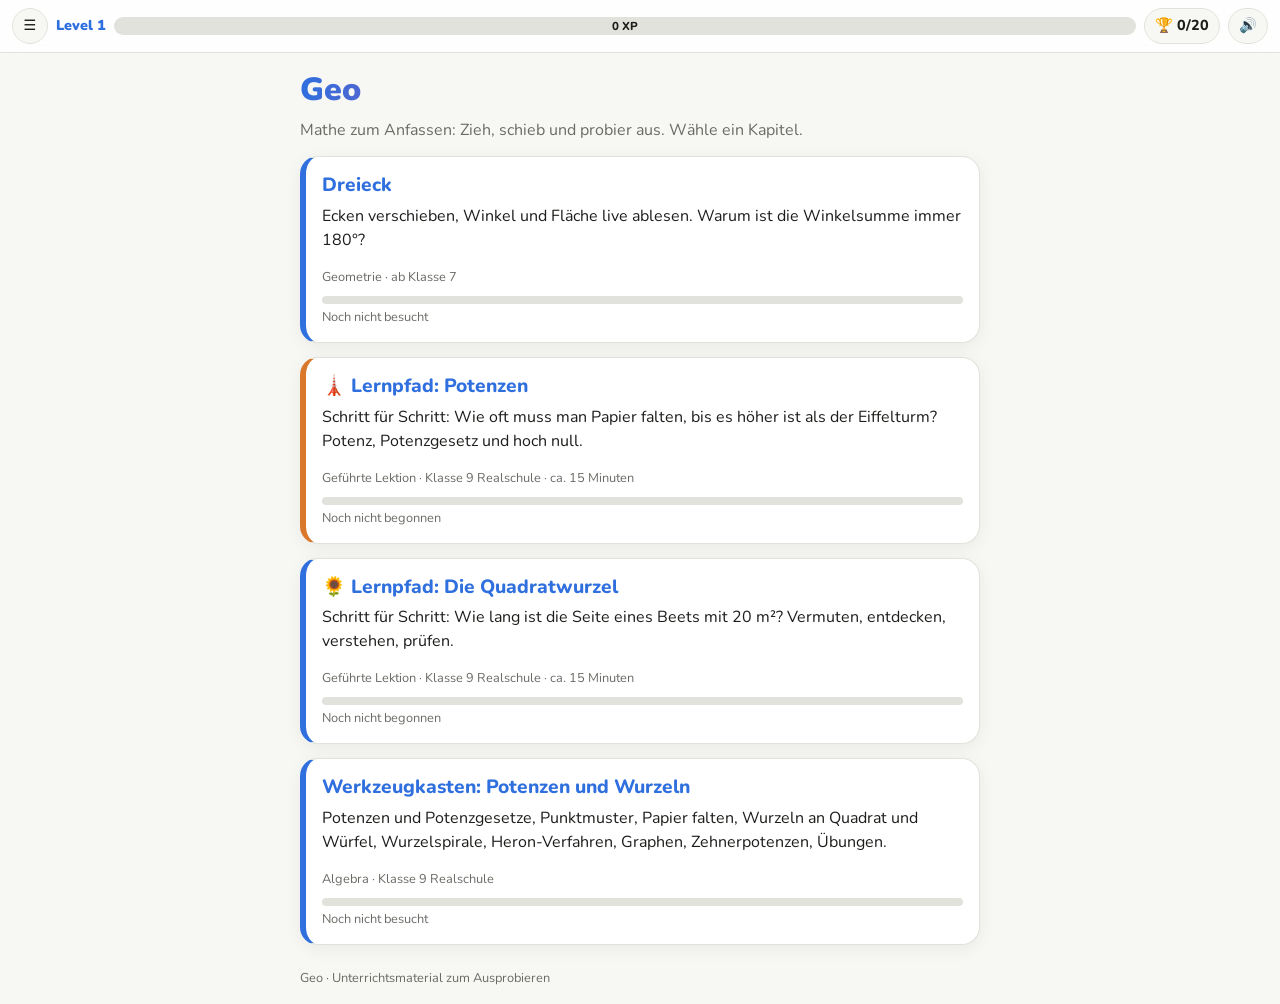
<file: index.html>
<!doctype html>
<html lang="de">
<head>
  <meta charset="utf-8">
  <meta name="viewport" content="width=device-width, initial-scale=1">
  <title>Geo – Mathe zum Anfassen</title>
  <link rel="preconnect" href="https://fonts.googleapis.com">
  <link rel="stylesheet" href="https://fonts.googleapis.com/css2?family=Nunito:wght@400;700;800;900&display=swap">
  <link rel="stylesheet" href="style.css">
  <script src="juice.js"></script>
  <script src="app.js"></script>
</head>
<body>
<main>
  <h1>Geo</h1>
  <p class="lead">Mathe zum Anfassen: Zieh, schieb und probier aus. Wähle ein Kapitel.</p>

  <a class="chapter" href="dreieck.html">
    <h2>Dreieck</h2>
    <p>Ecken verschieben, Winkel und Fläche live ablesen. Warum ist die Winkelsumme immer 180°?</p>
    <span class="tag">Geometrie · ab Klasse 7</span>
  </a>

  <a class="chapter" href="potenz-pfad.html">
    <h2>🗼 Lernpfad: Potenzen</h2>
    <p>Schritt für Schritt: Wie oft muss man Papier falten, bis es höher ist als der Eiffelturm? Potenz, Potenzgesetz und hoch null.</p>
    <span class="tag">Geführte Lektion · Klasse 9 Realschule · ca. 15 Minuten</span>
  </a>

  <a class="chapter" href="wurzel.html">
    <h2>🌻 Lernpfad: Die Quadratwurzel</h2>
    <p>Schritt für Schritt: Wie lang ist die Seite eines Beets mit 20 m²? Vermuten, entdecken, verstehen, prüfen.</p>
    <span class="tag">Geführte Lektion · Klasse 9 Realschule · ca. 15 Minuten</span>
  </a>

  <a class="chapter" href="potenzen.html">
    <h2>Werkzeugkasten: Potenzen und Wurzeln</h2>
    <p>Potenzen und Potenzgesetze, Punktmuster, Papier falten, Wurzeln an Quadrat und Würfel, Wurzelspirale, Heron-Verfahren, Graphen, Zehnerpotenzen, Übungen.</p>
    <span class="tag">Algebra · Klasse 9 Realschule</span>
  </a>

  <footer>Geo · Unterrichtsmaterial zum Ausprobieren</footer>
</main>
</body>
</html>
</file>
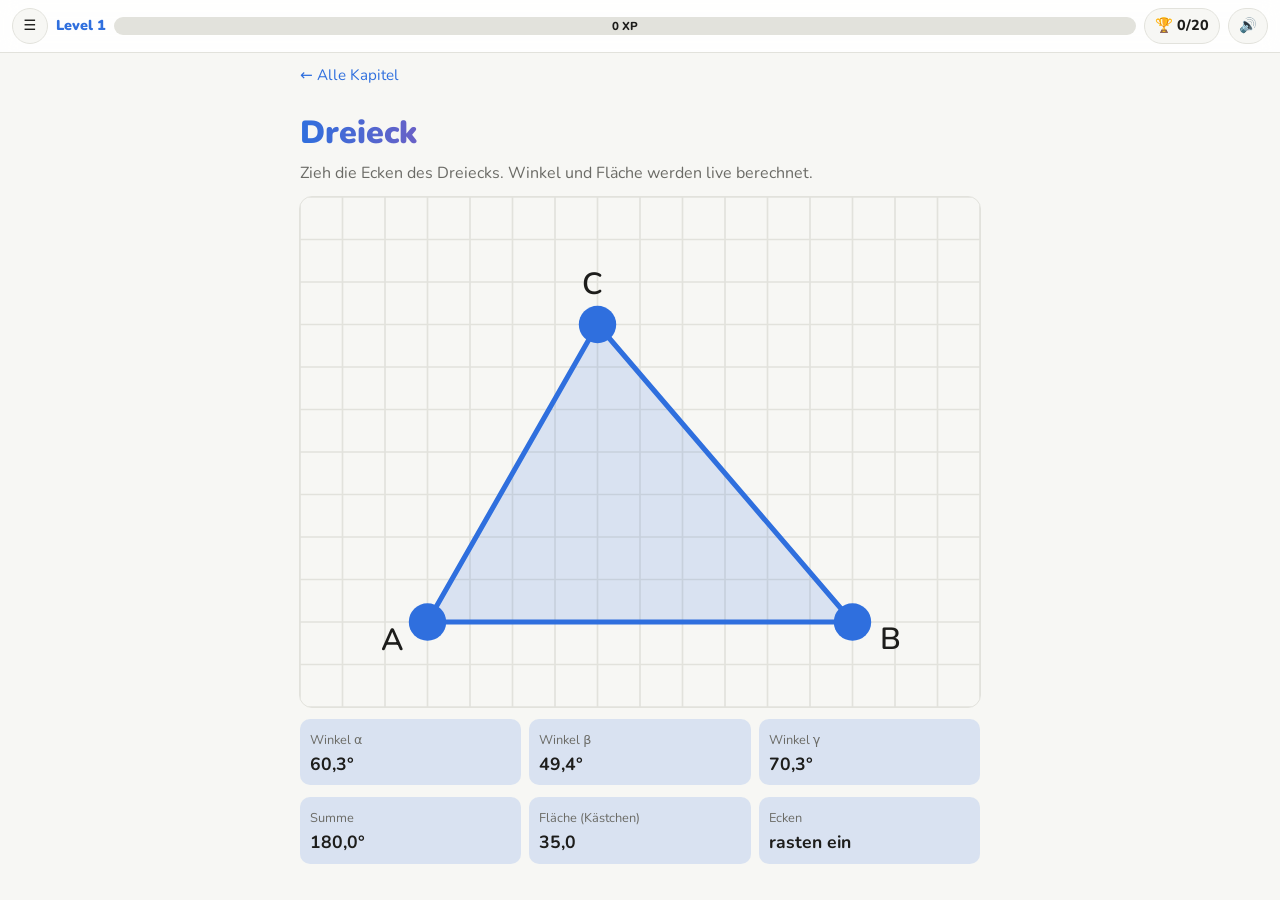
<file: dreieck.html>
<!doctype html>
<html lang="de">
<head>
  <meta charset="utf-8">
  <meta name="viewport" content="width=device-width, initial-scale=1">
  <title>Dreieck – Geo</title>
  <link rel="preconnect" href="https://fonts.googleapis.com">
  <link rel="stylesheet" href="https://fonts.googleapis.com/css2?family=Nunito:wght@400;700;800;900&display=swap">
  <link rel="stylesheet" href="style.css">
  <script src="juice.js"></script>
  <script src="app.js"></script>
  <style>
    .grid line { stroke: var(--grid); stroke-width: 1; }
    .tri { fill: var(--fill); stroke: var(--accent); stroke-width: 3; stroke-linejoin: round; }
    .pt { fill: var(--accent); cursor: grab; }
    .label { fill: var(--fg); font-size: 18px; font-weight: 600; }
  </style>
</head>
<body>
<main>
  <a class="back" href="./">← Alle Kapitel</a>
  <h1>Dreieck</h1>
  <p class="lead">Zieh die Ecken des Dreiecks. Winkel und Fläche werden live berechnet.</p>

  <svg id="board" class="board" viewBox="0 0 400 300" aria-label="Dreieck mit verschiebbaren Ecken">
    <g class="grid" id="grid"></g>
    <polygon class="tri" id="tri"></polygon>
    <g id="labels"></g>
    <g id="points"></g>
  </svg>

  <div class="stats">
    <div class="stat"><span>Winkel α</span><b id="a">–</b></div>
    <div class="stat"><span>Winkel β</span><b id="b">–</b></div>
    <div class="stat"><span>Winkel γ</span><b id="c">–</b></div>
  </div>
  <div class="stats">
    <div class="stat"><span>Summe</span><b id="sum">–</b></div>
    <div class="stat"><span>Fläche (Kästchen)</span><b id="area">–</b></div>
    <div class="stat"><span>Ecken</span><b>rasten ein</b></div>
  </div>

  
</main>

<script>
  const NS = "http://www.w3.org/2000/svg";
  const svg = document.getElementById("board");
  const STEP = 25;
  const pts = [
    { x: 75, y: 250, name: "A" },
    { x: 325, y: 250, name: "B" },
    { x: 175, y: 75, name: "C" },
  ];

  // Raster
  const grid = document.getElementById("grid");
  for (let x = 0; x <= 400; x += STEP) grid.appendChild(line(x, 0, x, 300));
  for (let y = 0; y <= 300; y += STEP) grid.appendChild(line(0, y, 400, y));
  function line(x1, y1, x2, y2) {
    const l = document.createElementNS(NS, "line");
    Object.entries({ x1, y1, x2, y2 }).forEach(([k, v]) => l.setAttribute(k, v));
    return l;
  }

  const tri = document.getElementById("tri");
  const labels = document.getElementById("labels");
  const pointLayer = document.getElementById("points");
  const circles = pts.map((p, i) => {
    const c = document.createElementNS(NS, "circle");
    c.setAttribute("r", 11);
    c.classList.add("pt");
    c.addEventListener("pointerdown", (e) => startDrag(e, i));
    pointLayer.appendChild(c);
    const t = document.createElementNS(NS, "text");
    t.classList.add("label");
    t.textContent = p.name;
    labels.appendChild(t);
    return { c, t };
  });

  let dragging = -1;
  function toSvg(e) {
    const r = svg.getBoundingClientRect();
    return { x: (e.clientX - r.left) * 400 / r.width, y: (e.clientY - r.top) * 300 / r.height };
  }
  function startDrag(e, i) {
    dragging = i;
    svg.setPointerCapture(e.pointerId);
    e.preventDefault();
  }
  svg.addEventListener("pointermove", (e) => {
    if (dragging < 0) return;
    const p = toSvg(e);
    const nx = Math.min(400, Math.max(0, Math.round(p.x / STEP) * STEP));
    const ny = Math.min(300, Math.max(0, Math.round(p.y / STEP) * STEP));
    if (nx === pts[dragging].x && ny === pts[dragging].y) return;
    pts[dragging].x = nx; pts[dragging].y = ny;
    Juice.sfx.tick(ny / 300);
    draw(true);
  });
  ["pointerup", "pointercancel"].forEach((ev) => svg.addEventListener(ev, () => (dragging = -1)));

  function angleAt(p, q, r) {
    const v1 = [q.x - p.x, q.y - p.y], v2 = [r.x - p.x, r.y - p.y];
    const d = Math.hypot(...v1) * Math.hypot(...v2);
    if (d === 0) return 0;
    const cos = Math.max(-1, Math.min(1, (v1[0] * v2[0] + v1[1] * v2[1]) / d));
    return Math.acos(cos) * 180 / Math.PI;
  }

  let wasRight = false;
  function draw(user) {
    tri.setAttribute("points", pts.map((p) => `${p.x},${p.y}`).join(" "));
    const cx = (pts[0].x + pts[1].x + pts[2].x) / 3;
    const cy = (pts[0].y + pts[1].y + pts[2].y) / 3;
    pts.forEach((p, i) => {
      circles[i].c.setAttribute("cx", p.x);
      circles[i].c.setAttribute("cy", p.y);
      const dx = p.x - cx, dy = p.y - cy, len = Math.hypot(dx, dy) || 1;
      circles[i].t.setAttribute("x", p.x + dx / len * 24 - 6);
      circles[i].t.setAttribute("y", p.y + dy / len * 24 + 6);
    });
    const [A, B, C] = pts;
    const a = angleAt(A, B, C), b = angleAt(B, C, A), c = angleAt(C, A, B);
    const fmt = (v) => v.toFixed(1).replace(".", ",") + "°";
    document.getElementById("a").textContent = fmt(a);
    document.getElementById("b").textContent = fmt(b);
    document.getElementById("c").textContent = fmt(c);
    document.getElementById("sum").textContent = fmt(a + b + c);
    const area = Math.abs((B.x - A.x) * (C.y - A.y) - (C.x - A.x) * (B.y - A.y)) / 2 / (STEP * STEP);
    document.getElementById("area").textContent = area.toFixed(1).replace(".", ",");
    if (user) {
      const right = [a, b, c].some((w) => Math.abs(w - 90) < 0.05);
      if (right && !wasRight) { Juice.sfx.good(); Juice.bump(document.querySelector(".stats")); Juice.toast("📐", "Rechter Winkel!", "Genau 90°"); Juice.achieve("rechter"); }
      wasRight = right;
    }
  }
  draw();
</script>
</body>
</html>
</file>
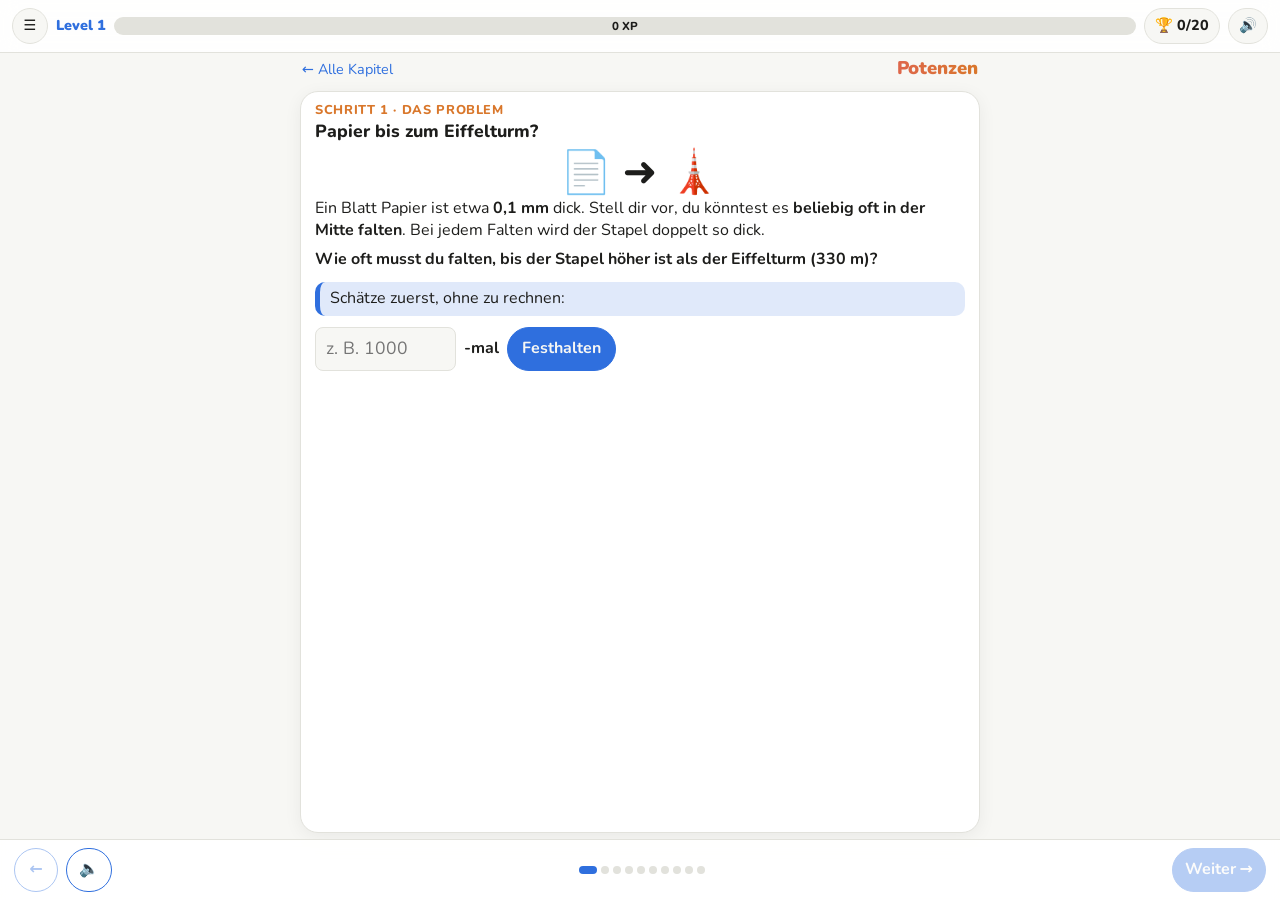
<file: potenz-pfad.html>
<!doctype html>
<html lang="de">
<head>
  <meta charset="utf-8">
  <meta name="viewport" content="width=device-width, initial-scale=1">
  <title>Lektion Potenzen – Geo</title>
  <link rel="preconnect" href="https://fonts.googleapis.com">
  <link rel="stylesheet" href="https://fonts.googleapis.com/css2?family=Nunito:wght@400;700;800;900&display=swap">
  <link rel="stylesheet" href="style.css">
  <script src="juice.js"></script>
  <script src="app.js"></script>
  <link rel="stylesheet" href="lesson.css">
  <style>
    .hero { font-size: 2.6rem; text-align: center; margin: 0; line-height: 1.2; }
    @media (max-height: 760px) { .hero { font-size: 2rem; } }
    .layer { fill: #f3e6c8; stroke: #b9a27a; stroke-width: .8; }
    :root[data-theme="dark"] .layer { fill: #5a5040; stroke: #a08a64; }
    @media (prefers-color-scheme: dark) { :root:not([data-theme="light"]) .layer { fill: #5a5040; stroke: #a08a64; } }
    .eiffel { fill: var(--accent2); opacity: .85; }
    .stack { fill: var(--accent); }
    .lbl { fill: var(--fg); font-size: 13px; font-weight: 800; }
    .lbl.m { fill: var(--muted); font-weight: 700; font-size: 11px; }
    .prod { font-weight: 800; text-align: center; overflow-wrap: anywhere; }
    .tiles { display: flex; justify-content: center; align-items: center; gap: 4px; flex-wrap: wrap; font-weight: 900; font-size: 1.15rem; margin: 6px 0; }
    .tiles span { display: inline-flex; align-items: center; justify-content: center; min-width: 34px; height: 34px; border-radius: 8px; }
    .tiles .a { background: var(--fill); color: var(--accent); }
    .tiles .b { background: var(--fill2); color: var(--accent2); }
    .tiles .op { min-width: 14px; color: var(--muted); }
    table.zeilen { margin: 4px auto; border-collapse: collapse; font-size: 1.15rem; font-weight: 800; }
    table.zeilen td { padding: 3px 10px; text-align: center; }
    table.zeilen td.arr { font-size: .8rem; color: var(--muted); font-weight: 700; padding: 0 6px; }
    table.zeilen tr.hidden { display: none; }
    .term { font-size: 1.6rem; font-weight: 900; text-align: center; margin: 4px 0; }
    .term .bas { color: var(--accent); }
    .term .exp { color: var(--accent2); font-size: .6em; vertical-align: super; }
    .legend { display: flex; justify-content: center; gap: 16px; font-size: .9rem; margin-bottom: 4px; }
    .legend b.bas { color: var(--accent); }
    .legend b.exp { color: var(--accent2); }
    input.answer.sm { width: 4.2em; }
  </style>
</head>
<body data-lesson="potenz-pfad">
<main>
  <div class="lhead"><a class="back" href="./">← Alle Kapitel</a><h1>Potenzen</h1></div>

  <!-- 1 Einstieg -->
  <section class="card step" data-title="Einstieg">
    <div class="kicker">Schritt 1 · Das Problem</div>
    <h2>Papier bis zum Eiffelturm?</h2>
    <div class="hero">📄 ➜ 🗼</div>
    <p>Ein Blatt Papier ist etwa <b>0,1 mm</b> dick. Stell dir vor, du könntest es <b>beliebig oft in der Mitte falten</b>. Bei jedem Falten wird der Stapel doppelt so dick.</p>
    <p><b>Wie oft musst du falten, bis der Stapel höher ist als der Eiffelturm (330 m)?</b></p>
    <div class="task" id="t-guess">Schätze zuerst, ohne zu rechnen:</div>
    <div class="row"><input class="answer" id="guess" inputmode="numeric" placeholder="z. B. 1000"> <b>-mal</b> <button class="btn primary" id="guess-ok">Festhalten</button></div>
    <p class="muted" id="guess-fb"></p>
  </section>

  <!-- 2 Falten -->
  <section class="card step" data-title="Falten">
    <div class="kicker">Schritt 2 · Ausprobieren</div>
    <h2>Falten und Lagen zählen</h2>
    <div class="row" style="justify-content:center"><button class="btn" id="f-minus" aria-label="Einmal weniger falten">−</button><button class="btn primary" id="f-plus">📄 Falten</button></div>
    <svg class="board" id="f-svg" viewBox="0 0 300 200" aria-label="Papierstapel"></svg>
    <div class="live" id="f-out"></div>
    <div class="task" id="t2a">Auftrag 1: Falte, bis der Stapel <b>8 Lagen</b> hat.</div>
    <div class="task todo" id="t2b">Auftrag 2: Falte weiter bis <b>64 Lagen</b>.</div>
    <div class="task todo" id="t2c">Auftrag 3: Falte <b>10-mal</b>. Schau dir die Rechnung an!</div>
    <p id="f-fb"></p>
  </section>

  <!-- 3 Merksatz -->
  <section class="card step" data-title="Merksatz">
    <div class="kicker">Schritt 3 · Das hast du entdeckt</div>
    <h2>Die Potenz: eine Kurzschreibweise</h2>
    <p>Statt <b>2 · 2 · 2 · 2 · 2</b> schreibt man kurz:</p>
    <div class="term"><span class="bas">2</span><span class="exp">5</span> = 32</div>
    <div class="legend"><span><b class="bas">2</b> = Basis</span><span><b class="exp">5</b> = Exponent</span></div>
    <div class="reveal" data-target="r3a">Was sagt dir der Exponent 5? Erst überlegen, dann tippen.</div>
    <div class="good hidden" id="r3a">Er sagt, <b>wie oft</b> die Basis 2 mit sich selbst malgenommen wird: 5-mal.</div>
    <div class="reveal" data-target="r3b">Ist 2⁵ dasselbe wie 2 · 5?</div>
    <div class="good hidden" id="r3b"><b>Nein!</b> 2⁵ = 2 · 2 · 2 · 2 · 2 = 32, aber 2 · 5 = 10.</div>
    <div class="merk">
      <h3>📌 Merksatz</h3>
      <b>aⁿ = a · a · … · a</b> (n Faktoren). a heißt <b>Basis</b>, n heißt <b>Exponent</b>. Gelesen: „a hoch n“.<br>
      a² heißt auch „a Quadrat“.
    </div>
  </section>

  <!-- 4 Eiffelturm -->
  <section class="card step" data-title="Eiffelturm">
    <div class="kicker">Schritt 4 · Zurück zum Problem</div>
    <h2>Wann ist der Eiffelturm erreicht?</h2>
    <p>Nach k-mal Falten hat der Stapel <b>2<sup>k</sup></b> Lagen. Höhe = 0,1 mm · 2<sup>k</sup>.</p>
    <label class="slider">k = <b id="e-v"></b><input type="range" id="e" min="0" max="25" step="1" value="10"></label>
    <svg class="board" id="e-svg" viewBox="0 0 300 220" aria-label="Stapel und Eiffelturm"></svg>
    <div class="live" id="e-out"></div>
    <div class="task" id="t4">Auftrag: Finde die <b>kleinste</b> Zahl k, bei der der Stapel höher als 330 m ist.</div>
    <div id="e-done" class="hidden"><div class="good"><span id="e-txt"></span> <span id="guess-compare"></span></div></div>
  </section>

  <!-- 5 Training -->
  <section class="card step" data-title="Training">
    <div class="kicker">Schritt 5 · Werkzeug schärfen</div>
    <h2>Potenzen ausrechnen</h2>
    <p>Rechne im Kopf. Tipp: Schreib dir die Faktoren auf. Löse 5 Aufgaben richtig.</p>
    <div class="big" id="q5"></div>
    <div class="row"><input class="answer" id="a5" inputmode="numeric" autocomplete="off" placeholder="Antwort"><button class="btn primary" id="c5">Prüfen</button></div>
    <p id="f5"></p>
    <p class="muted">Geschafft: <b id="n5">0</b> von 5</p>
  </section>

  <!-- 6 Stolperfalle -->
  <section class="card step" data-title="Stolperfalle">
    <div class="kicker">Schritt 6 · Stolperfalle</div>
    <h2>Stimmt das?</h2>
    <div class="big">3² = 6</div>
    <div class="yn"><button class="btn" data-yn="yes">Ja, stimmt</button><button class="btn" data-yn="no">Nein</button></div>
    <div id="f6" class="hidden grow">
      <p id="f6-text"></p>
      <svg class="board" id="sq6" viewBox="0 0 300 150" aria-label="3 mal 3 Punkte gegen 3 plus 3 Punkte"></svg>
      <div class="merk"><b>Achtung:</b> Beim Potenzieren wird die Basis <b>mit sich selbst malgenommen</b>, nicht mit dem Exponenten.</div>
    </div>
  </section>

  <!-- 7 Potenzgesetz -->
  <section class="card step" data-title="Potenzgesetz">
    <div class="kicker">Schritt 7 · Eine Regel entdecken</div>
    <h2>Potenzen malnehmen</h2>
    <div class="big" id="g-q">2³ · 2⁴ = ?</div>
    <div class="tiles" id="g-tiles"></div>
    <div class="task" id="t7a">Wie viele Zweien sind es zusammen? Also 2³ · 2⁴ = 2<sup>?</sup></div>
    <div class="row" id="g-row"><span id="g-base" style="font-weight:900;font-size:1.2rem">2</span><sup style="margin-left:-6px"><input class="answer sm" id="g-a" inputmode="numeric" autocomplete="off" aria-label="Exponent"></sup><button class="btn primary" id="g-c">Prüfen</button></div>
    <p id="g-f"></p>
    <div class="merk hidden" id="g-merk"><h3>📌 Potenzgesetz</h3><b>aᵐ · aⁿ = aᵐ⁺ⁿ</b><br>Gleiche Basis: Die Exponenten werden <b>addiert</b>.</div>
  </section>

  <!-- 8 Hoch null -->
  <section class="card step" data-title="Hoch null">
    <div class="kicker">Schritt 8 · Ein Rätsel</div>
    <h2>Was ist 2⁰?</h2>
    <p>Null Faktoren, geht das überhaupt? Geh die Zeilen nach unten. Was passiert jedes Mal?</p>
    <table class="zeilen" id="z-tab">
      <tr><td>2⁴</td><td>=</td><td>16</td><td class="arr"></td></tr>
      <tr class="hidden"><td>2³</td><td>=</td><td>8</td><td class="arr">↑ : 2</td></tr>
      <tr class="hidden"><td>2²</td><td>=</td><td>4</td><td class="arr">↑ : 2</td></tr>
      <tr class="hidden"><td>2¹</td><td>=</td><td>2</td><td class="arr">↑ : 2</td></tr>
      <tr class="hidden"><td>2⁰</td><td>=</td><td><input class="answer sm" id="z-a" inputmode="numeric" autocomplete="off" aria-label="2 hoch 0"></td><td class="arr">↑ : 2</td></tr>
    </table>
    <div class="row" style="justify-content:center"><button class="btn primary" id="z-next">Nächste Zeile ↓</button><button class="btn primary hidden" id="z-c">Prüfen</button></div>
    <p id="z-f"></p>
    <div class="merk hidden" id="z-merk"><h3>📌 Merksatz</h3><b>a⁰ = 1</b> für jede Zahl a ≠ 0. Auch 10⁰ = 1 und 7⁰ = 1.</div>
  </section>

  <!-- 9 Check -->
  <section class="card step" data-title="Check">
    <div class="kicker">Schritt 9 · Kannst du es?</div>
    <h2>Abschluss-Check</h2>
    <div id="check-box"></div>
  </section>

  <!-- 10 Ende -->
  <section class="card step" data-title="Geschafft">
    <div class="kicker">Geschafft</div>
    <h2>Bis zum Eiffelturm 🗼</h2>
    <p>Nach <b>22-mal</b> Falten wäre der Stapel 0,1 mm · 2²² ≈ <b>419 m</b> hoch. In echt schafft man übrigens nur etwa 7-mal.</p>
    <div class="merk">
      <h3>Das nimmst du mit</h3>
      • aⁿ = a · a · … · a, mit n Faktoren.<br>
      • a ist die Basis, n der Exponent.<br>
      • aⁿ ist nicht a · n: 3² = 9, nicht 6.<br>
      • aᵐ · aⁿ = aᵐ⁺ⁿ bei gleicher Basis.<br>
      • a⁰ = 1.
    </div>
    <p>Weiter: <a href="wurzel.html">🌻 Lernpfad Quadratwurzel</a> oder der <a href="potenzen.html#gesetze">Werkzeugkasten</a> mit allen Potenzgesetzen und der Blitzrunde.</p>
  </section>
</main>

<nav class="lessonnav">
  <button class="btn" id="prev" aria-label="Zurück">←</button>
  <button class="btn" id="speak" aria-label="Schritt vorlesen">🔈</button>
  <div class="dots" id="dots" aria-hidden="true"></div>
  <button class="btn primary" id="next">Weiter →</button>
</nav>

<script src="lesson.js"></script>
<script>
/* Höhe 0,1 mm · 2^k lesbar machen */
function height(k) {
  const mm = 0.1 * 2 ** k;
  if (mm < 10) return de(mm, 1) + " mm";
  if (mm < 1000) return de(mm / 10, 1) + " cm";
  if (mm < 1e6) return de(mm / 1000, 1) + " m";
  return de(mm / 1e6, 1) + " km";
}
const product = (a, n) => n === 0 ? "1" : Array(n).fill(a).join(" · ");

/* ---------- Schritt 1 ---------- */
let guess = null;
$("guess-ok").onclick = () => {
  const g = parseDe($("guess").value);
  if (!(g >= 0)) { Juice.shake($("guess")); $("guess-fb").textContent = "Gib eine Zahl ein. Raten ist erlaubt!"; return; }
  guess = g;
  $("t-guess").classList.add("done");
  $("guess-fb").innerHTML = `Deine Schätzung: <b>${de(g, 0)}-mal</b>. Wir prüfen sie gleich. Weiter geht's!`;
  unlock(0);
};

/* ---------- Schritt 2: Falten ---------- */
let k2 = 0, t2 = 0;
const tasks2 = [["t2a", 3], ["t2b", 6], ["t2c", 10]];
function drawStack(k) {
  const s = $("f-svg"); s.innerHTML = "";
  const n = 2 ** k, base = 190, W = 160, x = 70;
  if (n <= 64) {
    const h = Math.min(16, 170 / n);
    for (let i = 0; i < n; i++) el("rect", { x, y: base - (i + 1) * h, width: W, height: h, class: "layer" }, s);
  } else {
    el("rect", { x, y: 20, width: W, height: 170, class: "layer" }, s);
    for (let i = 1; i < 34; i++) el("line", { x1: x, x2: x + W, y1: 20 + i * 5, y2: 20 + i * 5, stroke: "#b9a27a", "stroke-width": .5 }, s);
  }
  el("text", { x: x + W / 2, y: 14, class: "lbl", "text-anchor": "middle" }, s).textContent = `${de(n, 0)} Lagen · ${height(k)}`;
}
function step2() {
  drawStack(k2);
  const n = 2 ** k2;
  $("f-out").innerHTML = k2 === 0 ? "Noch nicht gefaltet: 1 Lage" : `${k2}-mal gefaltet: <span class="prod">${product(2, k2)}</span> = <b>${de(n, 0)}</b> Lagen`;
  $("f-out").className = "live";
  if (t2 < 3 && k2 === tasks2[t2][1]) {
    $(tasks2[t2][0]).classList.add("done", "fold");
    t2++;
    $("f-out").classList.add("hit");
    if (t2 < 3) { $(tasks2[t2][0]).classList.remove("todo"); Juice.sfx.good(); Juice.floatText($("f-out"), "✓"); }
    else {
      $("f-fb").innerHTML = `<div class="hint">Puh, zehnmal die 2 hinschreiben ist mühsam! Und beim Eiffelturm wird es noch viel länger. Dafür gibt es eine <b>Kurzschreibweise</b>.</div>`;
      unlock(1);
    }
  }
}
$("f-plus").onclick = () => { if (k2 < 10) { k2++; Juice.sfx.pop(k2 / 10); step2(); } };
$("f-minus").onclick = () => { if (k2 > 0) { k2--; step2(); } };
step2();

/* ---------- Schritt 4: Eiffelturm ---------- */
let found4 = false;
function step4() {
  const k = +$("e").value, s = $("e-svg"), m = 0.0001 * 2 ** k;
  $("e-v").textContent = k;
  s.innerHTML = "";
  const base = 200, top = 24, maxM = 700, sc = (base - top) / maxM;
  el("line", { x1: 20, x2: 280, y1: base, y2: base, class: "gridl" }, s);
  // Eiffelturm als Trapez
  const eh = 330 * sc;
  el("polygon", { points: `170,${base} 230,${base} 203,${base - eh} 197,${base - eh}`, class: "eiffel" }, s);
  el("text", { x: 200, y: base - eh - 6, class: "lbl", "text-anchor": "middle" }, s).textContent = "Eiffelturm 330 m";
  const sh = Math.min(base - top, m * sc), over = m > maxM;
  el("rect", { x: 70, y: base - Math.max(sh, 1), width: 40, height: Math.max(sh, 1), class: "stack", rx: 3 }, s);
  el("text", { x: 90, y: base - Math.max(sh, 1) - 6, class: "lbl", "text-anchor": "middle" }, s).textContent = over ? "⬆ " + height(k) : height(k);
  el("text", { x: 90, y: base + 14, class: "lbl m", "text-anchor": "middle" }, s).textContent = "Stapel";
  const o = $("e-out");
  o.innerHTML = `0,1 mm · 2${sup(k)} = ${height(k)} ` + (m > 330 ? (k === 22 ? "🎯" : "→ höher") : "→ zu niedrig");
  o.className = "live " + (m > 330 ? (k === 22 ? "hit" : "hi") : "lo");
  if (!found4 && k === 22) {
    found4 = true;
    $("t4").classList.add("done", "fold");
    $("e-txt").innerHTML = `Bei 21-mal sind es erst 210 m, bei <b>22-mal</b> schon 419 m.`;
    if (guess !== null) {
      const err = Math.abs(guess - 22);
      $("guess-compare").textContent = `Du hattest ${de(guess, 0)}-mal geschätzt, ` + (err <= 3 ? "richtig gut!" : err <= 10 ? "nicht schlecht." : "das ist weit weg. Potenzen wachsen schneller, als man denkt!");
    }
    $("e-done").classList.remove("hidden");
    Juice.confettiAt(o, 50, 0.7);
    unlock(3);
  }
}
$("e").addEventListener("input", step4);
step4();

/* ---------- Schritt 5: Training ---------- */
const pool5 = [[2, 3], [3, 2], [2, 5], [10, 3], [5, 2], [3, 3], [4, 2], [2, 4], [1, 8], [10, 4], [6, 2], [2, 6], [5, 3], [4, 3], [7, 2]];
let n5 = 0, q5 = null;
function new5() {
  let q; do { q = pool5[Math.floor(Math.random() * pool5.length)]; } while (q === q5);
  q5 = q;
  $("q5").textContent = `${q[0]}${sup(q[1])} = ?`;
  $("a5").value = ""; Juice.bump($("q5"));
}
function check5() {
  const v = parseDe($("a5").value), [a, n] = q5, r = a ** n;
  if (isNaN(v)) { Juice.shake($("a5")); return; }
  if (v === r) {
    n5++; $("n5").textContent = n5;
    $("f5").innerHTML = `<span class="ok">Richtig!</span> ${product(a, n)} = ${de(r, 0)}`;
    Juice.sfx.good();
    if (n5 >= 5) { $("f5").innerHTML += " Stark!"; unlock(4); Juice.confettiAt($("q5"), 40, .6); return; }
    setTimeout(new5, 800);
  } else {
    Juice.sfx.bad(); Juice.shake($("q5"));
    $("f5").innerHTML = `<div class="hint">${v === a * n ? `Nicht ${a} · ${n}! ` : ""}Schreib die Faktoren auf: ${a}${sup(n)} = ${product(a, n)}.</div>`;
  }
}
$("c5").onclick = check5;
$("a5").addEventListener("keydown", (e) => e.key === "Enter" && check5());
inits[4] = new5;

/* ---------- Schritt 6: Stolperfalle ---------- */
document.querySelectorAll("[data-yn]").forEach((b) => b.onclick = () => {
  const yes = b.dataset.yn === "yes";
  $("f6").classList.remove("hidden");
  $("f6-text").innerHTML = yes
    ? `<div class="hint">Das denken viele! Aber 3² = 3 · 3 = <b>9</b>. Die 6 kommt von 3 · 2.</div>`
    : `<div class="good">Richtig erkannt! 3² = 3 · 3 = <b>9</b>, nicht 3 · 2 = 6.</div>`;
  yes ? Juice.sfx.bad() : Juice.sfx.good();
  document.querySelectorAll("[data-yn]").forEach((x) => x.disabled = true);
  drawSix();
  unlock(5);
});
function drawSix() {
  const s = $("sq6"); s.innerHTML = "";
  const dot = (x, y, cls) => el("circle", { cx: x, cy: y, r: 9, fill: cls }, s);
  for (let r = 0; r < 3; r++) for (let c = 0; c < 3; c++) dot(40 + c * 26, 30 + r * 26, "var(--accent)");
  el("text", { x: 66, y: 130, class: "lbl", "text-anchor": "middle" }, s).textContent = "3² = 3 · 3 = 9";
  for (let r = 0; r < 2; r++) for (let c = 0; c < 3; c++) dot(200 + c * 26, 43 + r * 26, "var(--accent2)");
  el("text", { x: 226, y: 130, class: "lbl", "text-anchor": "middle" }, s).textContent = "3 · 2 = 6";
}

/* ---------- Schritt 7: Potenzgesetz ---------- */
const g7 = [{ a: 2, m: 3, n: 4 }, { a: 5, m: 2, n: 3 }];
let gi = 0;
function render7() {
  const { a, m, n } = g7[gi];
  $("g-q").textContent = `${a}${sup(m)} · ${a}${sup(n)} = ?`;
  $("g-base").textContent = a;
  $("g-tiles").innerHTML = gi === 0
    ? `${Array(m).fill(`<span class="a">${a}</span>`).join('<span class="op">·</span>')}<span class="op">·</span>${Array(n).fill(`<span class="b">${a}</span>`).join('<span class="op">·</span>')}`
    : "";
  $("t7a").innerHTML = gi === 0
    ? `Wie viele Zweien sind es zusammen? Also 2³ · 2⁴ = 2<sup>?</sup>`
    : `Jetzt ohne Kästchen: ${a}${sup(m)} · ${a}${sup(n)} = ${a}<sup>?</sup>`;
  $("t7a").classList.remove("done");
  $("g-a").value = "";
}
function check7() {
  const v = parseDe($("g-a").value), { a, m, n } = g7[gi];
  if (isNaN(v)) { Juice.shake($("g-a")); return; }
  if (v === m + n) {
    Juice.sfx.good();
    if (gi === 0) {
      $("g-f").innerHTML = `<div class="good">Genau: 3 + 4 = 7 Zweien, also 2³ · 2⁴ = 2⁷ = 128.</div>`;
      gi = 1; setTimeout(() => { render7(); }, 1400);
    } else {
      $("t7a").classList.add("done");
      $("g-f").innerHTML = `<div class="good">Richtig: ${a}${sup(m)} · ${a}${sup(n)} = ${a}${sup(m + n)}. Die Exponenten werden addiert.</div>`;
      $("g-row").classList.add("hidden"); $("g-tiles").classList.add("hidden"); $("t7a").classList.add("fold");
      $("g-merk").classList.remove("hidden");
      unlock(6);
    }
  } else {
    Juice.sfx.bad(); Juice.shake($("g-a"));
    $("g-f").innerHTML = `<div class="hint">${v === m * n ? "Nicht malnehmen! " : ""}Zähl die Faktoren: ${m} Stück und ${n} Stück.</div>`;
  }
}
$("g-c").onclick = check7;
$("g-a").addEventListener("keydown", (e) => e.key === "Enter" && check7());
render7();

/* ---------- Schritt 8: Hoch null ---------- */
let zRow = 1;
const zRows = [...$("z-tab").rows];
$("z-next").onclick = () => {
  zRows[zRow].classList.remove("hidden"); Juice.sfx.pop(zRow / 5);
  zRow++;
  if (zRow === 2) $("z-f").innerHTML = `<span class="muted">Der Exponent wird um 1 kleiner, und das Ergebnis …?</span>`;
  if (zRow === 4) $("z-f").innerHTML = `<span class="muted">Jedes Mal wird durch 2 geteilt.</span>`;
  if (zRow === 5) { $("z-next").classList.add("hidden"); $("z-c").classList.remove("hidden"); $("z-f").innerHTML = "Und jetzt? Teile noch einmal durch 2."; $("z-a").focus(); }
};
function checkZ() {
  const v = parseDe($("z-a").value);
  if (isNaN(v)) { Juice.shake($("z-a")); return; }
  if (v === 1) {
    $("z-f").innerHTML = `<div class="good">Genau: 2 : 2 = 1. Also ist <b>2⁰ = 1</b>.</div>`;
    $("z-c").classList.add("hidden"); $("z-a").disabled = true;
    $("z-merk").classList.remove("hidden");
    unlock(7);
  } else {
    Juice.sfx.bad(); Juice.shake($("z-a"));
    $("z-f").innerHTML = `<div class="hint">${v === 0 ? "Null wäre es, wenn man 2 − 2 rechnet. Hier wird aber geteilt: " : ""}Was ist 2 : 2?</div>`;
  }
}
$("z-c").onclick = checkZ;
$("z-a").addEventListener("keydown", (e) => e.key === "Enter" && checkZ());

/* ---------- Schritt 9: Check ---------- */
inits[8] = makeCheck("check-box", [
  { q: "4³ = ?", mode: "numeric", ok: (v) => v === 64, sol: "64",
    hint: (v) => v === 12 ? "Nicht 4 · 3! Rechne 4 · 4 · 4." : "4³ = 4 · 4 · 4. Erst 4 · 4 = 16, dann · 4." },
  { q: "Schreibe als Potenz: 7 · 7 · 7 · 7 · 7 = 7<sup>?</sup>", mode: "numeric", ok: (v) => v === 5, sol: "7⁵, also 5",
    hint: () => "Zähle, wie oft die 7 als Faktor vorkommt." },
  { q: "3² · 3⁴ = 3<sup>?</sup>", mode: "numeric", ok: (v) => v === 6, sol: "3⁶, also 6",
    hint: (v) => v === 8 ? "Nicht malnehmen! Bei gleicher Basis werden die Exponenten addiert." : "Gleiche Basis: Exponenten addieren, 2 + 4." },
  { q: "10⁰ = ?", mode: "numeric", ok: (v) => v === 1, sol: "1",
    hint: (v) => v === 0 ? "Denk an die Tabelle: 10¹ = 10, und dann noch einmal durch 10 teilen." : "Jede Zahl (außer 0) hoch 0 ergibt dasselbe. Was war 2⁰?" },
], 8, "Du kannst mit Potenzen rechnen.");
inits[9] = () => { ready[9] = true; $("next").disabled = false; Juice.achieve("lektion_potenz"); };

lessonStart();
</script>
</body>
</html>
</file>
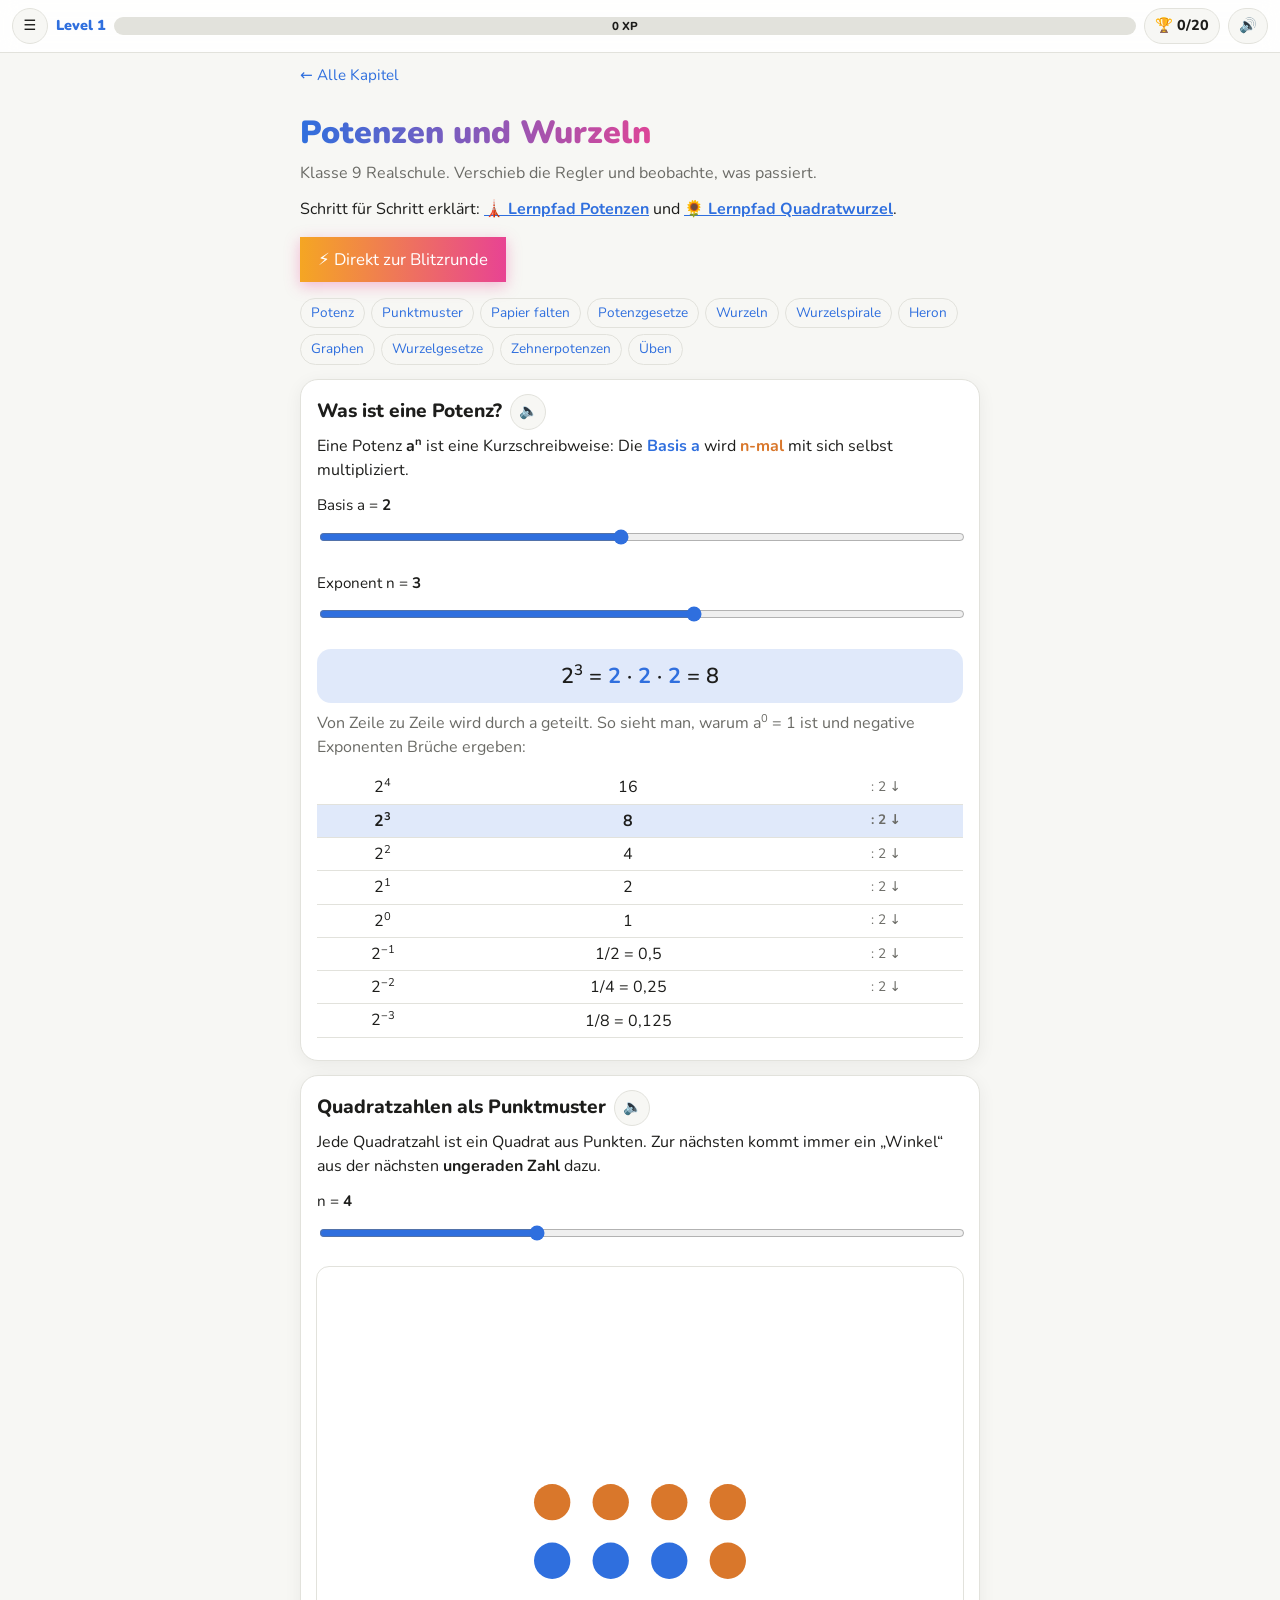
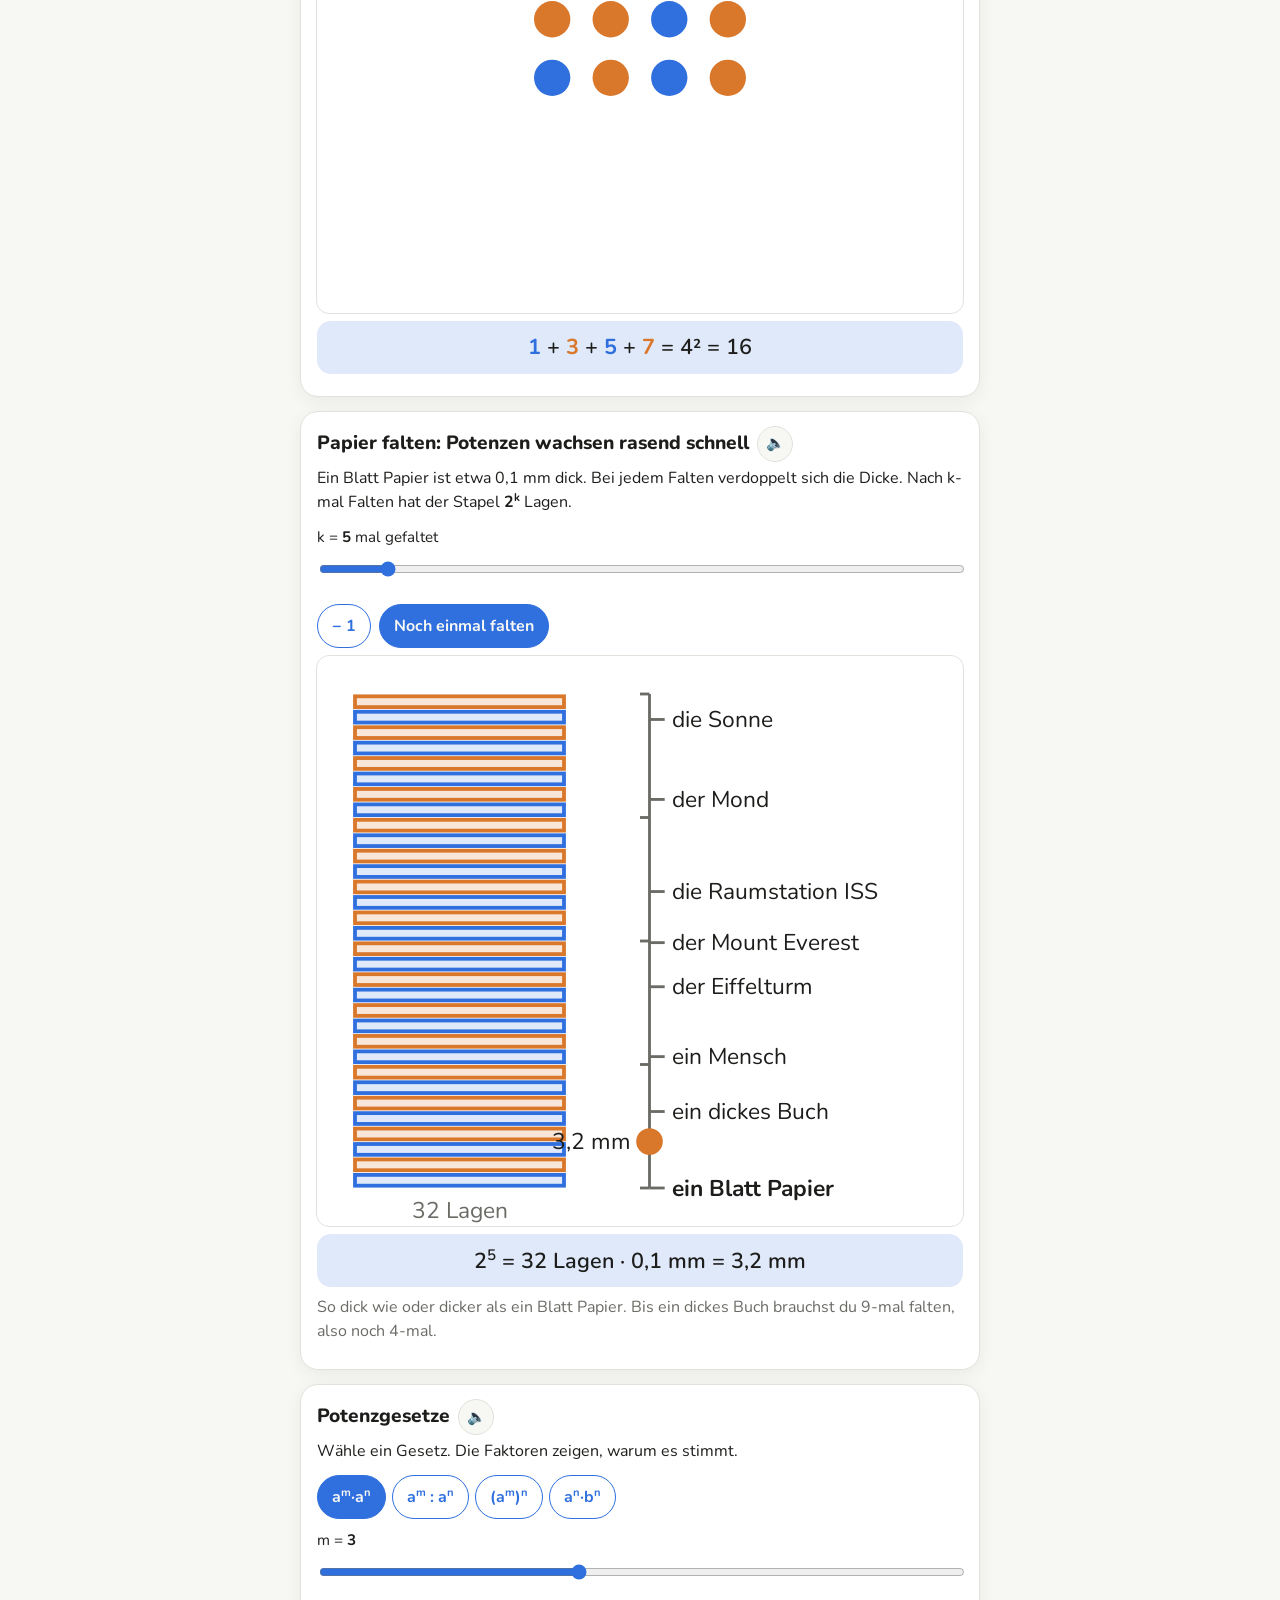
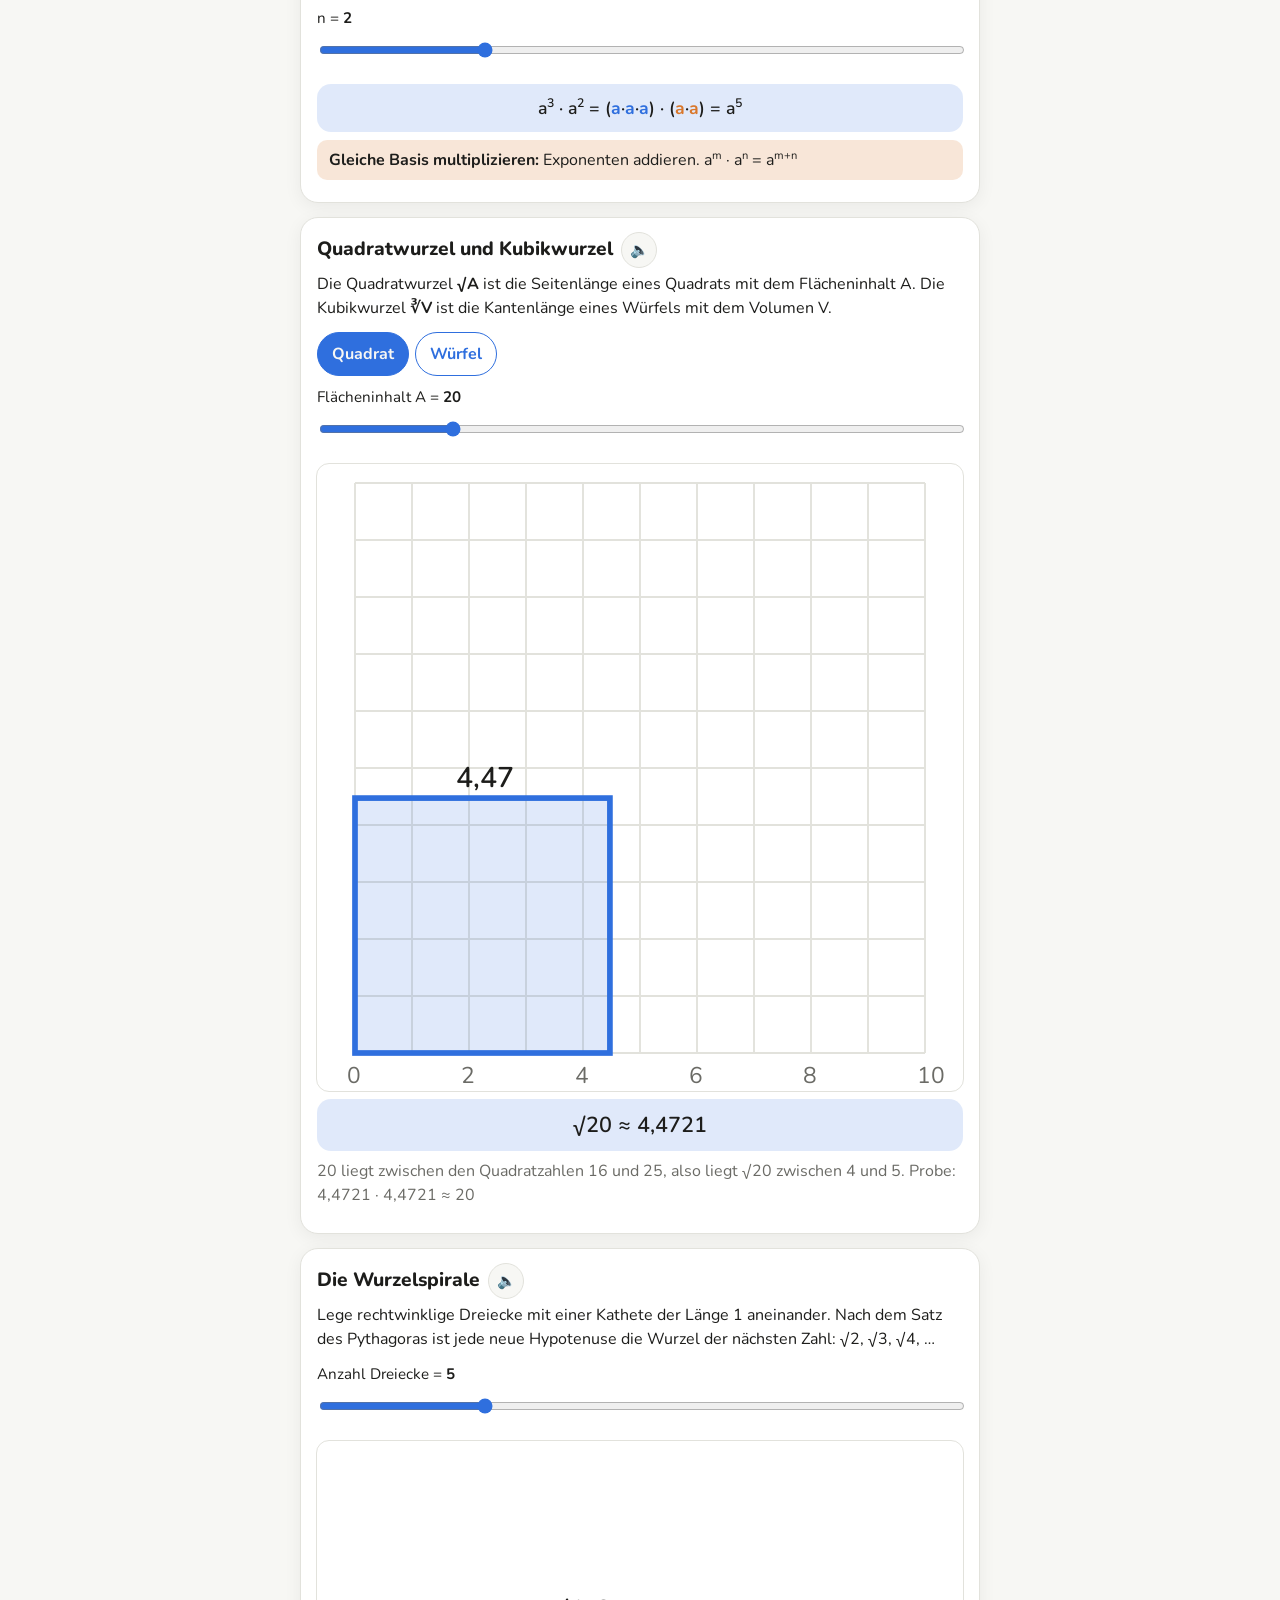
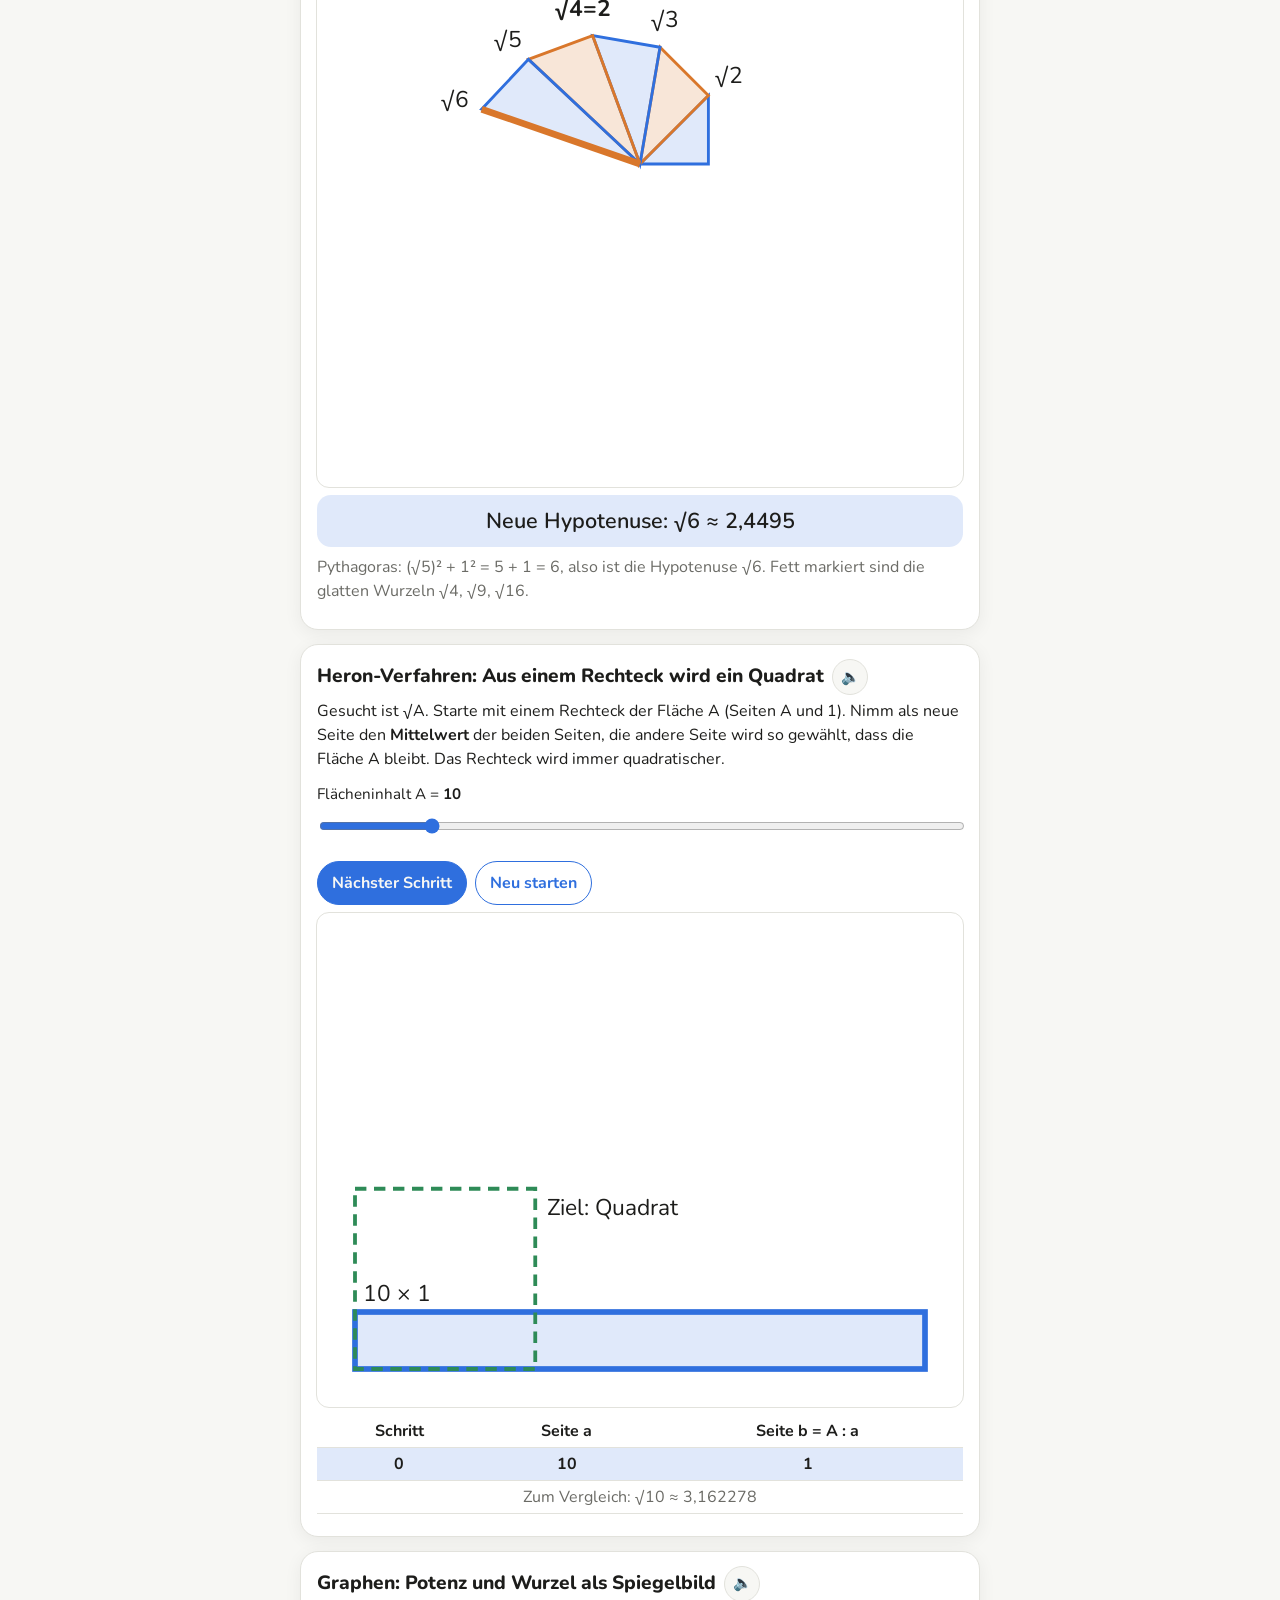
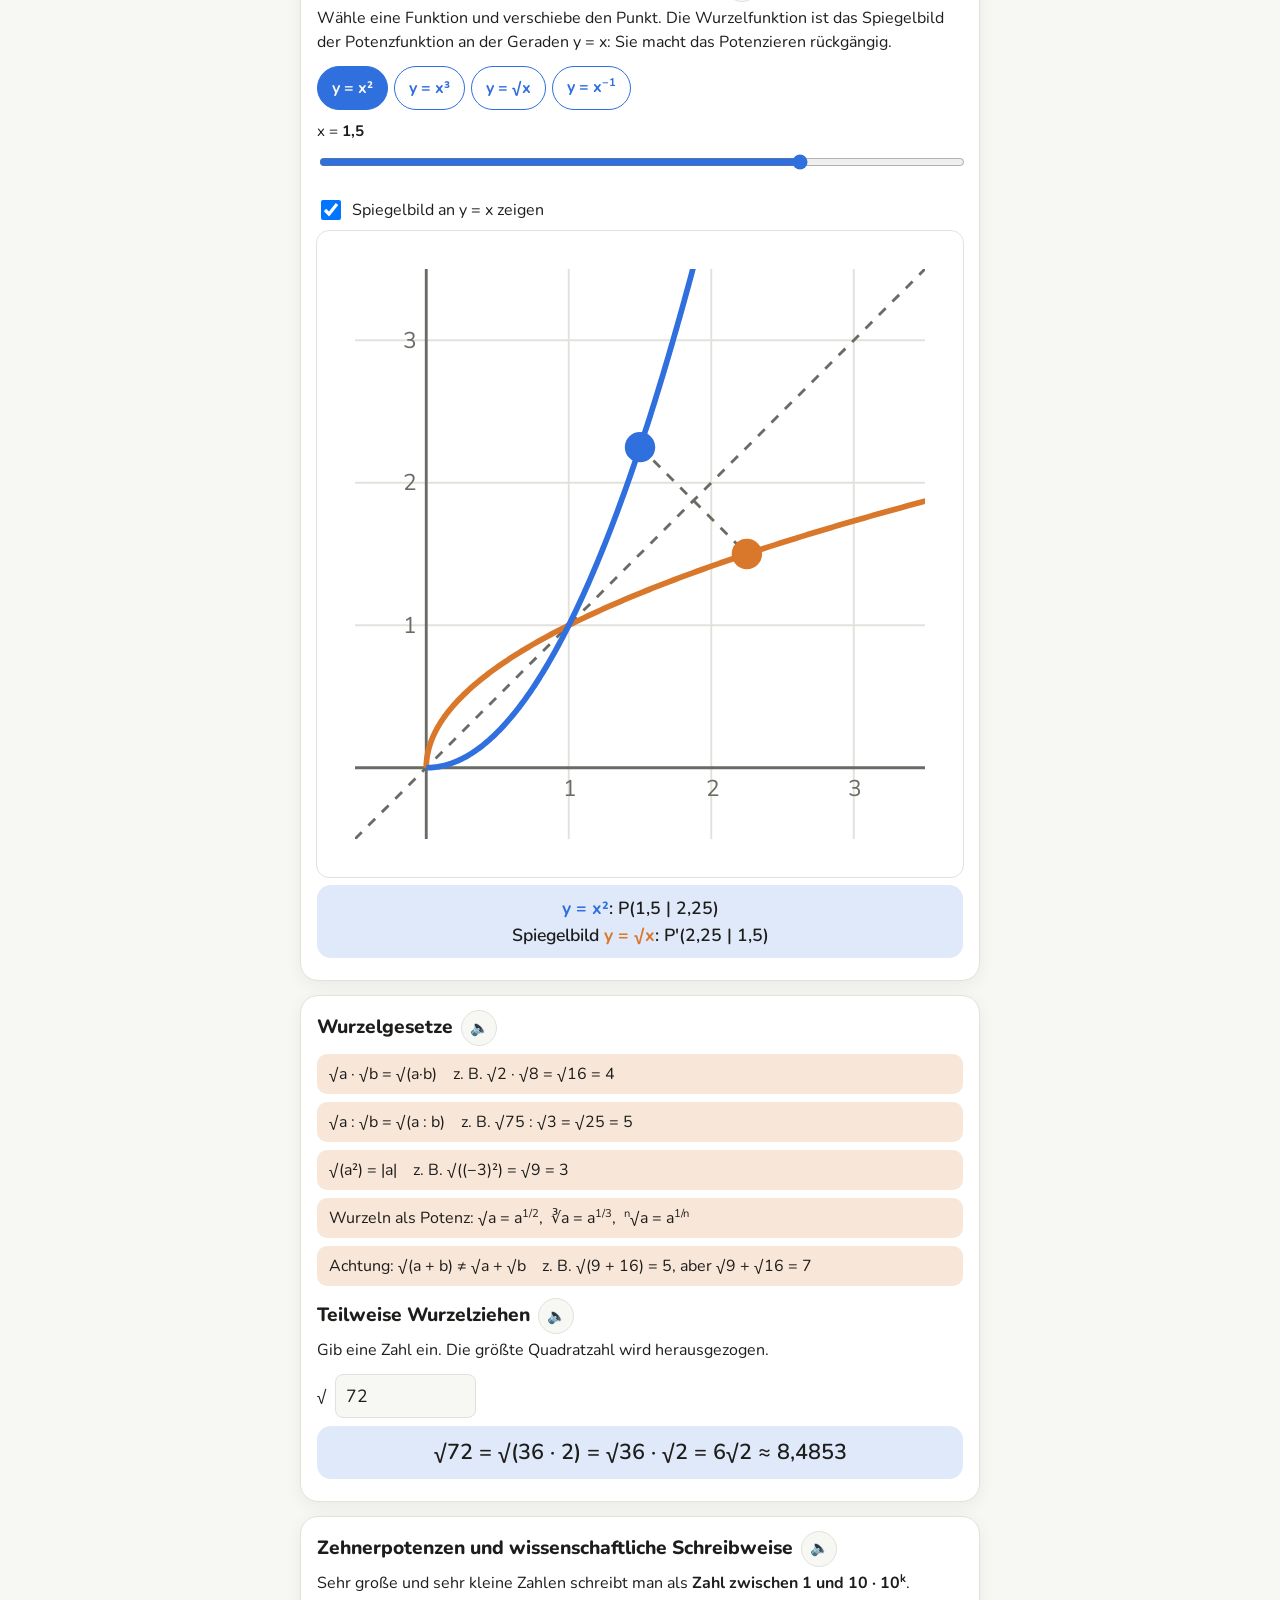
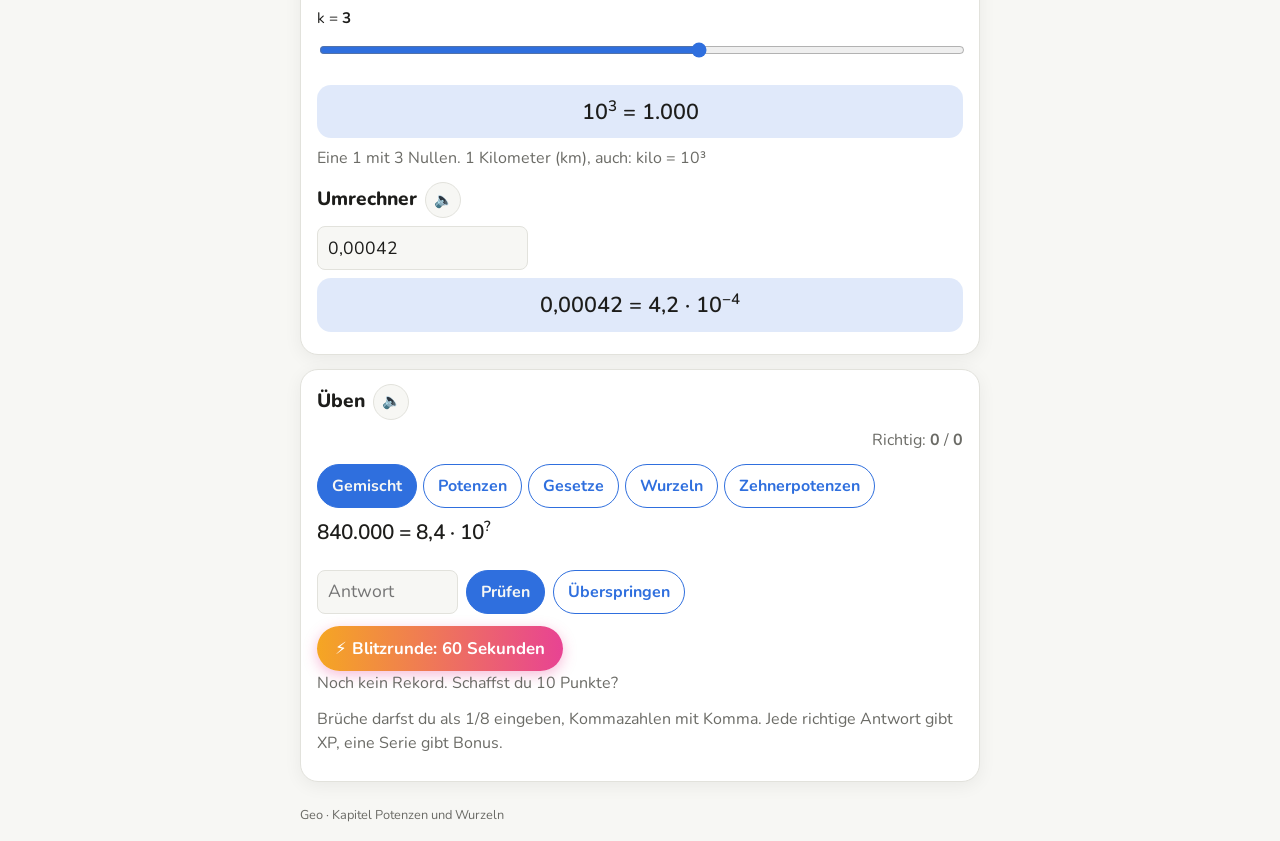
<file: potenzen.html>
<!doctype html>
<html lang="de">
<head>
  <meta charset="utf-8">
  <meta name="viewport" content="width=device-width, initial-scale=1">
  <title>Potenzen und Wurzeln – Geo</title>
  <link rel="preconnect" href="https://fonts.googleapis.com">
  <link rel="stylesheet" href="https://fonts.googleapis.com/css2?family=Nunito:wght@400;700;800;900&display=swap">
  <link rel="stylesheet" href="style.css">
  <script src="juice.js"></script>
  <script src="app.js"></script>
  <style>
    .steps { width: 100%; border-collapse: collapse; margin: 8px 0; font-variant-numeric: tabular-nums; }
    .steps td { padding: 4px 6px; border-bottom: 1px solid var(--grid); text-align: center; }
    .steps tr.cur td { background: var(--fill); font-weight: 700; }
    .steps td.arrow { color: var(--muted); font-size: 0.85rem; }
    .strike { text-decoration: line-through; opacity: 0.45; }
    .gridl { stroke: var(--grid); stroke-width: 1; }
    .sq { fill: var(--fill); stroke: var(--accent); stroke-width: 3; }
    .face1 { fill: var(--fill); stroke: var(--accent); stroke-width: 2; }
    .face2 { fill: var(--fill2); stroke: var(--accent2); stroke-width: 2; }
    .face3 { fill: var(--fill); stroke: var(--accent); stroke-width: 2; opacity: 0.8; }
    .axis { fill: var(--muted); font-size: 12px; }
    .dim { fill: var(--fg); font-size: 15px; font-weight: 600; }
    .row { display: flex; gap: 8px; align-items: center; flex-wrap: wrap; margin: 8px 0; }
    #q { font-size: 1.3rem; font-weight: 600; margin: 8px 0; }
    nav.toc { display: flex; flex-wrap: wrap; gap: 6px; margin: 8px 0 4px; }
    nav.toc a { font-size: 0.85rem; text-decoration: none; border: 1px solid var(--grid); border-radius: 999px; padding: 4px 10px; }
    .dot1 { fill: var(--accent); }
    .dot2 { fill: var(--accent2); }
    .tri1 { fill: var(--fill); stroke: var(--accent); stroke-width: 1.5; }
    .tri2 { fill: var(--fill2); stroke: var(--accent2); stroke-width: 1.5; }
    .hyp { stroke: var(--accent2); stroke-width: 3.5; }
    .curve { fill: none; stroke: var(--accent); stroke-width: 3; }
    .curve2 { fill: none; stroke: var(--accent2); stroke-width: 3; }
    .diag { stroke: var(--muted); stroke-width: 1.5; stroke-dasharray: 5 5; }
    .target { fill: none; stroke: var(--ok); stroke-width: 2; stroke-dasharray: 6 4; }
    .ax { stroke: var(--muted); stroke-width: 1.5; }
    .layer { stroke: var(--accent); }
    .lm { fill: var(--fg); font-size: 12px; }
    .marker { fill: var(--accent2); }
    .quiz-top { display: flex; justify-content: space-between; align-items: center; min-height: 2rem; }
    .streak { font-weight: 900; color: var(--accent2); display: inline-block; transition: font-size .2s; }
    .streak.hot { animation: j-flame .6s infinite; }
    .blitzbar { position: relative; height: 26px; border-radius: 999px; background: var(--grid); overflow: hidden; margin: 8px 0; }
    .blitzbar span { position: absolute; inset: 0 auto 0 0; background: linear-gradient(90deg, #f5c518, var(--accent2), #e84393); }
    .blitzbar b { position: relative; display: block; text-align: center; line-height: 26px; font-size: .85rem; }
    button.btn.blitz, a.btn.blitz { border: none; color: #fff; font-size: 1.05rem; padding: 10px 18px;
      background: linear-gradient(90deg, #f5a623, #e84393); box-shadow: 0 4px 14px rgba(232, 67, 147, .35); }
    #q { min-height: 2.2em; }
    .newdot { transform-box: fill-box; transform-origin: center; animation: j-dot .4s cubic-bezier(.2,1.6,.4,1) both; }
    @keyframes j-dot { from { transform: scale(0); } to { transform: scale(1); } }
  </style>
</head>
<body>
<main>
  <a class="back" href="./">← Alle Kapitel</a>
  <h1>Potenzen und Wurzeln</h1>
  <p class="lead">Klasse 9 Realschule. Verschieb die Regler und beobachte, was passiert.</p>
  <p>Schritt für Schritt erklärt: <a href="potenz-pfad.html"><b>🗼 Lernpfad Potenzen</b></a> und <a href="wurzel.html"><b>🌻 Lernpfad Quadratwurzel</b></a>.</p>
  <a class="btn blitz" href="#ueben" style="display:inline-block;text-decoration:none;margin:4px 0 8px">⚡ Direkt zur Blitzrunde</a>
  <nav class="toc">
    <a href="#potenz">Potenz</a><a href="#punkte">Punktmuster</a><a href="#falten">Papier falten</a><a href="#gesetze">Potenzgesetze</a>
    <a href="#wurzel">Wurzeln</a><a href="#spirale">Wurzelspirale</a><a href="#heron">Heron</a><a href="#graphen">Graphen</a>
    <a href="#wgesetze">Wurzelgesetze</a><a href="#zehner">Zehnerpotenzen</a><a href="#ueben">Üben</a>
  </nav>

  <!-- 1 -->
  <section class="card" id="potenz">
    <h2>Was ist eine Potenz?</h2>
    <p>Eine Potenz <b>a<sup>n</sup></b> ist eine Kurzschreibweise: Die <span class="f1">Basis a</span> wird <span class="f2">n-mal</span> mit sich selbst multipliziert.</p>
    <label class="slider">Basis a = <b id="pa-v"></b><input type="range" id="pa" min="-5" max="10" value="2"></label>
    <label class="slider">Exponent n = <b id="pn-v"></b><input type="range" id="pn" min="-4" max="8" value="3"></label>
    <div class="big" id="p-out"></div>
    <p class="muted">Von Zeile zu Zeile wird durch a geteilt. So sieht man, warum a<sup>0</sup> = 1 ist und negative Exponenten Brüche ergeben:</p>
    <table class="steps" id="p-steps"></table>
  </section>


  <section class="card" id="punkte">
    <h2>Quadratzahlen als Punktmuster</h2>
    <p>Jede Quadratzahl ist ein Quadrat aus Punkten. Zur nächsten kommt immer ein „Winkel“ aus der nächsten <b>ungeraden Zahl</b> dazu.</p>
    <label class="slider">n = <b id="dn-v"></b><input type="range" id="dn" min="1" max="10" value="4"></label>
    <svg class="board" id="dots-svg" viewBox="0 0 320 320" aria-label="Punktquadrat"></svg>
    <div class="big" id="dots-out"></div>
  </section>

  <section class="card" id="falten">
    <h2>Papier falten: Potenzen wachsen rasend schnell</h2>
    <p>Ein Blatt Papier ist etwa 0,1 mm dick. Bei jedem Falten verdoppelt sich die Dicke. Nach k-mal Falten hat der Stapel <b>2<sup>k</sup></b> Lagen.</p>
    <label class="slider">k = <b id="fk-v"></b> mal gefaltet<input type="range" id="fk" min="0" max="52" value="5"></label>
    <div class="row"><button class="btn" id="fk-minus">− 1</button><button class="btn primary" id="fk-plus">Noch einmal falten</button></div>
    <svg class="board" id="fold-svg" viewBox="0 0 340 300" aria-label="Papierstapel und Größenvergleich"></svg>
    <div class="big" id="fk-out"></div>
    <p class="muted" id="fk-hint"></p>
  </section>

  <!-- 2 -->
  <section class="card" id="gesetze">
    <h2>Potenzgesetze</h2>
    <p>Wähle ein Gesetz. Die Faktoren zeigen, warum es stimmt.</p>
    <div class="chips" id="law-chips">
      <button data-law="mul" class="on">a<sup>m</sup>·a<sup>n</sup></button>
      <button data-law="div">a<sup>m</sup> : a<sup>n</sup></button>
      <button data-law="pow">(a<sup>m</sup>)<sup>n</sup></button>
      <button data-law="same">a<sup>n</sup>·b<sup>n</sup></button>
    </div>
    <label class="slider" id="m-wrap">m = <b id="lm-v"></b><input type="range" id="lm" min="1" max="6" value="3"></label>
    <label class="slider">n = <b id="ln-v"></b><input type="range" id="ln" min="1" max="5" value="2"></label>
    <div class="big" id="law-out" style="font-size:1.1rem"></div>
    <div class="rule" id="law-rule"></div>
  </section>

  <!-- 3 -->
  <section class="card" id="wurzel">
    <h2>Quadratwurzel und Kubikwurzel</h2>
    <p>Die Quadratwurzel <b>√A</b> ist die Seitenlänge eines Quadrats mit dem Flächeninhalt A. Die Kubikwurzel <b>∛V</b> ist die Kantenlänge eines Würfels mit dem Volumen V.</p>
    <div class="chips" id="root-chips">
      <button data-mode="sq" class="on">Quadrat</button>
      <button data-mode="cube">Würfel</button>
    </div>
    <label class="slider"><span id="r-label">Flächeninhalt A</span> = <b id="r-v"></b><input type="range" id="r" min="0" max="100" step="1" value="20"></label>
    <svg class="board" id="root-svg" viewBox="0 0 340 330" aria-label="Quadrat oder Würfel"></svg>
    <div class="big" id="r-out"></div>
    <p class="muted" id="r-hint"></p>
  </section>


  <section class="card" id="spirale">
    <h2>Die Wurzelspirale</h2>
    <p>Lege rechtwinklige Dreiecke mit einer Kathete der Länge 1 aneinander. Nach dem Satz des Pythagoras ist jede neue Hypotenuse die Wurzel der nächsten Zahl: √2, √3, √4, …</p>
    <label class="slider">Anzahl Dreiecke = <b id="sp-v"></b><input type="range" id="sp" min="1" max="17" value="5"></label>
    <svg class="board" id="spiral-svg" viewBox="0 0 340 340" aria-label="Wurzelspirale"></svg>
    <div class="big" id="sp-out"></div>
    <p class="muted" id="sp-hint"></p>
  </section>

  <section class="card" id="heron">
    <h2>Heron-Verfahren: Aus einem Rechteck wird ein Quadrat</h2>
    <p>Gesucht ist √A. Starte mit einem Rechteck der Fläche A (Seiten A und 1). Nimm als neue Seite den <b>Mittelwert</b> der beiden Seiten, die andere Seite wird so gewählt, dass die Fläche A bleibt. Das Rechteck wird immer quadratischer.</p>
    <label class="slider">Flächeninhalt A = <b id="ha-v"></b><input type="range" id="ha" min="2" max="50" value="10"></label>
    <div class="row"><button class="btn primary" id="h-step">Nächster Schritt</button><button class="btn" id="h-reset">Neu starten</button></div>
    <svg class="board" id="heron-svg" viewBox="0 0 340 260" aria-label="Rechteck nähert sich dem Quadrat"></svg>
    <table class="steps" id="h-table"></table>
  </section>

  <section class="card" id="graphen">
    <h2>Graphen: Potenz und Wurzel als Spiegelbild</h2>
    <p>Wähle eine Funktion und verschiebe den Punkt. Die Wurzelfunktion ist das Spiegelbild der Potenzfunktion an der Geraden y = x: Sie macht das Potenzieren rückgängig.</p>
    <div class="chips" id="g-chips">
      <button data-n="2" class="on">y = x²</button>
      <button data-n="3">y = x³</button>
      <button data-n="0.5">y = √x</button>
      <button data-n="-1">y = x<sup>−1</sup></button>
    </div>
    <label class="slider">x = <b id="gx-v"></b><input type="range" id="gx" min="0" max="2" step="0.05" value="1.5"></label>
    <label class="row"><input type="checkbox" id="g-mirror" checked style="width:20px;height:20px"> Spiegelbild an y = x zeigen</label>
    <svg class="board" id="graph-svg" viewBox="0 0 340 340" aria-label="Funktionsgraph"></svg>
    <div class="big" id="g-out" style="font-size:1.1rem"></div>
  </section>

  <!-- 4 -->
  <section class="card" id="wgesetze">
    <h2>Wurzelgesetze</h2>
    <div class="rule">√a · √b = √(a·b) &nbsp;&nbsp; z. B. √2 · √8 = √16 = 4</div>
    <div class="rule">√a : √b = √(a : b) &nbsp;&nbsp; z. B. √75 : √3 = √25 = 5</div>
    <div class="rule">√(a²) = |a| &nbsp;&nbsp; z. B. √((−3)²) = √9 = 3</div>
    <div class="rule">Wurzeln als Potenz: √a = a<sup>1/2</sup>, &nbsp;∛a = a<sup>1/3</sup>, &nbsp;<sup>n</sup>√a = a<sup>1/n</sup></div>
    <div class="rule">Achtung: √(a + b) ≠ √a + √b &nbsp;&nbsp; z. B. √(9 + 16) = 5, aber √9 + √16 = 7</div>
    <h2 style="margin-top:12px">Teilweise Wurzelziehen</h2>
    <p>Gib eine Zahl ein. Die größte Quadratzahl wird herausgezogen.</p>
    <div class="row">√ <input class="answer" id="pz" inputmode="numeric" value="72"></div>
    <div class="big" id="pz-out"></div>
  </section>

  <!-- 5 -->
  <section class="card" id="zehner">
    <h2>Zehnerpotenzen und wissenschaftliche Schreibweise</h2>
    <p>Sehr große und sehr kleine Zahlen schreibt man als <b>Zahl zwischen 1 und 10 · 10<sup>k</sup></b>.</p>
    <label class="slider">k = <b id="zk-v"></b><input type="range" id="zk" min="-10" max="12" value="3"></label>
    <div class="big" id="zk-out"></div>
    <p class="muted" id="zk-ex"></p>
    <h2 style="margin-top:12px">Umrechner</h2>
    <div class="row"><input class="answer" id="sci" inputmode="decimal" value="0,00042" style="width:12em"></div>
    <div class="big" id="sci-out"></div>
  </section>

  <!-- 6 -->
  <section class="card" id="ueben">
    <h2>Üben</h2>
    <div class="quiz-top"><span id="streak" class="streak"></span><span class="muted">Richtig: <b id="score">0</b> / <b id="total">0</b></span></div>
    <div class="chips" id="ex-chips">
      <button data-t="all" class="on">Gemischt</button>
      <button data-t="pot">Potenzen</button>
      <button data-t="law">Gesetze</button>
      <button data-t="root">Wurzeln</button>
      <button data-t="sci">Zehnerpotenzen</button>
    </div>
    <div class="blitzbar" id="blitzbar" hidden><span id="blitzfill"></span><b id="blitzinfo"></b></div>
    <div id="q"></div>
    <div class="row">
      <input class="answer" id="ans" inputmode="decimal" autocomplete="off" placeholder="Antwort">
      <button class="btn primary" id="check">Prüfen</button>
      <button class="btn" id="next">Überspringen</button>
    </div>
    <p id="fb"></p>
    <button class="btn blitz" id="blitz">⚡ Blitzrunde: 60 Sekunden</button>
    <p class="muted" id="best"></p>
    <p class="muted">Brüche darfst du als 1/8 eingeben, Kommazahlen mit Komma. Jede richtige Antwort gibt XP, eine Serie gibt Bonus.</p>
  </section>

  <footer>Geo · Kapitel Potenzen und Wurzeln</footer>
</main>

<script>
const $ = (id) => document.getElementById(id);
let booted = false;
const NS = "http://www.w3.org/2000/svg";
const de = (v, d = 6) => Number(v).toLocaleString("de-DE", { maximumFractionDigits: d }).replace("-", "−");
const sup = (e) => `<sup>${String(e).replace("-", "−")}</sup>`;
const neg = (x) => (x < 0 ? `(${String(x).replace("-", "−")})` : String(x));
const num = (x) => String(x).replace("-", "−");
function el(tag, attrs, parent) {
  const e = document.createElementNS(NS, tag);
  for (const k in attrs) e.setAttribute(k, attrs[k]);
  if (parent) parent.appendChild(e);
  return e;
}
function frac(a, n) { // a^n mit n<0 als Bruch
  const d = Math.pow(a, -n);
  return d < 0 ? `−1/${de(-d)}` : `1/${de(d)}`;
}

/* ---------- 1 Potenz ---------- */
function drawPot() {
  const a = +$("pa").value, n = +$("pn").value;
  $("pa-v").textContent = num(a); $("pn-v").textContent = num(n);
  const A = neg(a);
  let out;
  if (a === 0 && n <= 0) out = `0${sup(n)} ist nicht definiert`;
  else if (n > 0) {
    const factors = Array(n).fill(`<span class="f1">${A}</span>`).join(" · ");
    out = `${A}${sup(n)} = ${factors} = ${de(Math.pow(a, n))}`;
  } else if (n === 0) out = `${A}${sup(0)} = 1`;
  else {
    const factors = Array(-n).fill(`<span class="f1">${A}</span>`).join(" · ");
    out = `${A}${sup(n)} = 1 / (${factors}) = ${frac(a, n)} = ${de(Math.pow(a, n))}`;
  }
  $("p-out").innerHTML = out;
  let rows = "";
  if (a !== 0) {
    for (let k = 4; k >= -3; k--) {
      const v = k >= 0 ? de(Math.pow(a, k)) : `${frac(a, k)} = ${de(Math.pow(a, k))}`;
      rows += `<tr class="${k === n ? "cur" : ""}"><td>${A}${sup(k)}</td><td>${v}</td><td class="arrow">${k > -3 ? ": " + A + " ↓" : ""}</td></tr>`;
    }
  } else rows = `<tr><td>Mit der Basis 0 kann man nicht teilen.</td></tr>`;
  $("p-steps").innerHTML = rows;
  if (booted && a !== 0 && n === 0) Juice.achieve("null");
  if (booted && a !== 0 && n < 0) Juice.achieve("negativ");
}
["pa", "pn"].forEach((id) => $(id).addEventListener("input", drawPot));
drawPot();

/* ---------- 2 Gesetze ---------- */
let law = "mul";
document.querySelectorAll("#law-chips button").forEach((b) => b.addEventListener("click", () => {
  law = b.dataset.law;
  document.querySelectorAll("#law-chips button").forEach((x) => x.classList.toggle("on", x === b));
  drawLaw();
}));
function fs(cls, letter, k) { return Array(k).fill(`<span class="${cls}">${letter}</span>`).join("·"); }
function drawLaw() {
  let m = +$("lm").value, n = +$("ln").value;
  $("m-wrap").style.display = law === "same" ? "none" : "";
  $("lm-v").textContent = m; $("ln-v").textContent = n;
  let out = "", rule = "";
  if (law === "mul") {
    out = `a${sup(m)} · a${sup(n)} = (${fs("f1", "a", m)}) · (${fs("f2", "a", n)}) = a${sup(m + n)}`;
    rule = "<b>Gleiche Basis multiplizieren:</b> Exponenten addieren. a<sup>m</sup> · a<sup>n</sup> = a<sup>m+n</sup>";
  } else if (law === "div") {
    const k = Math.min(m, n);
    const top = Array(m).fill(0).map((_, i) => `<span class="f1 ${i < k ? "strike" : ""}">a</span>`).join("·");
    const bot = Array(n).fill(0).map((_, i) => `<span class="f2 ${i < k ? "strike" : ""}">a</span>`).join("·");
    const r = m - n;
    const res = r === 0 ? "a<sup>0</sup> = 1" : `a${sup(r)}` + (r < 0 ? ` = 1/a${sup(-r)}` : "");
    out = `a${sup(m)} : a${sup(n)} = (${top}) / (${bot}) = ${res}`;
    rule = "<b>Gleiche Basis dividieren:</b> Exponenten subtrahieren. a<sup>m</sup> : a<sup>n</sup> = a<sup>m−n</sup> (a ≠ 0)";
  } else if (law === "pow") {
    const groups = Array(n).fill(0).map((_, i) => `(${fs(i % 2 ? "f2" : "f1", "a", m)})`).join(" · ");
    out = `(a${sup(m)})${sup(n)} = ${groups} = a${sup(m * n)}`;
    rule = "<b>Potenz potenzieren:</b> Exponenten multiplizieren. (a<sup>m</sup>)<sup>n</sup> = a<sup>m·n</sup>";
  } else {
    const pairs = Array(n).fill(`(<span class="f1">a</span>·<span class="f2">b</span>)`).join("·");
    out = `a${sup(n)} · b${sup(n)} = ${fs("f1", "a", n)} · ${fs("f2", "b", n)} = ${pairs} = (a·b)${sup(n)}`;
    rule = "<b>Gleicher Exponent:</b> Basen multiplizieren. a<sup>n</sup> · b<sup>n</sup> = (a·b)<sup>n</sup>. Beispiel: 2<sup>3</sup> · 5<sup>3</sup> = 10<sup>3</sup> = 1000";
  }
  $("law-out").innerHTML = out; $("law-rule").innerHTML = rule;
}
["lm", "ln"].forEach((id) => $(id).addEventListener("input", drawLaw));
drawLaw();

/* ---------- 3 Wurzeln ---------- */
let rmode = "sq";
document.querySelectorAll("#root-chips button").forEach((b) => b.addEventListener("click", () => {
  rmode = b.dataset.mode;
  document.querySelectorAll("#root-chips button").forEach((x) => x.classList.toggle("on", x === b));
  const r = $("r");
  if (rmode === "sq") { r.max = 100; r.value = 20; $("r-label").textContent = "Flächeninhalt A"; }
  else { r.max = 125; r.value = 27; $("r-label").textContent = "Volumen V"; }
  drawRoot();
}));
function drawRoot() {
  const v = +$("r").value, s = $("root-svg");
  s.innerHTML = "";
  $("r-v").textContent = v;
  if (rmode === "sq") {
    const U = 30, ox = 20, oy = 310, side = Math.sqrt(v);
    for (let i = 0; i <= 10; i++) {
      el("line", { x1: ox + i * U, y1: oy, x2: ox + i * U, y2: oy - 10 * U, class: "gridl" }, s);
      el("line", { x1: ox, y1: oy - i * U, x2: ox + 10 * U, y2: oy - i * U, class: "gridl" }, s);
      if (i % 2 === 0) el("text", { x: ox + i * U - 4, y: oy + 16, class: "axis" }, s).textContent = i;
    }
    el("rect", { x: ox, y: oy - side * U, width: side * U, height: side * U, class: "sq" }, s);
    if (side > 0.8) el("text", { x: ox + side * U / 2 - 14, y: oy - side * U - 6, class: "dim" }, s).textContent = de(side, 2);
    const k = Math.floor(side);
    $("r-out").innerHTML = `√${v} ${Number.isInteger(side) ? "=" : "≈"} ${de(side, 4)}`;
    if (booted && Number.isInteger(side) && side >= 2) { Juice.sfx.good(); Juice.confettiAt($("r-out"), 25, 0.5); Juice.floatText($("r-out"), `${side} · ${side} = ${v}`); Juice.achieve("glatt"); }
    $("r-hint").innerHTML = Number.isInteger(side)
      ? `${v} ist eine Quadratzahl: ${side} · ${side} = ${v}. Die Wurzel ist eine glatte Zahl.`
      : `${v} liegt zwischen den Quadratzahlen ${k * k} und ${(k + 1) ** 2}, also liegt √${v} zwischen ${k} und ${k + 1}. Probe: ${de(side, 4)} · ${de(side, 4)} ≈ ${de(side * side, 3)}`;
  } else {
    const U = 40, side = Math.cbrt(v), L = side * U, dx = 0.5 * L, dy = 0.4 * L;
    const ox = 30, oy = 310;
    // Raster am Boden zur Orientierung
    for (let i = 0; i <= 5; i++) el("text", { x: ox + i * U - 4, y: oy + 16, class: "axis" }, s).textContent = i;
    el("line", { x1: ox, y1: oy, x2: ox + 5 * U, y2: oy, class: "gridl" }, s);
    const P = (x, y) => `${x},${y}`;
    el("polygon", { points: [P(ox, oy - L), P(ox + dx, oy - L - dy), P(ox + L + dx, oy - L - dy), P(ox + L, oy - L)].join(" "), class: "face3" }, s);
    el("polygon", { points: [P(ox + L, oy), P(ox + L + dx, oy - dy), P(ox + L + dx, oy - L - dy), P(ox + L, oy - L)].join(" "), class: "face2" }, s);
    el("rect", { x: ox, y: oy - L, width: L, height: L, class: "face1" }, s);
    for (let i = 1; i < side; i++) {
      el("line", { x1: ox + i * U, y1: oy, x2: ox + i * U, y2: oy - L, class: "gridl" }, s);
      el("line", { x1: ox, y1: oy - i * U, x2: ox + L, y2: oy - i * U, class: "gridl" }, s);
    }
    if (side > 0.8) el("text", { x: ox + L / 2 - 14, y: oy - L / 2 + 5, class: "dim" }, s).textContent = de(side, 2);
    const isInt = Math.abs(side - Math.round(side)) < 1e-9;
    const k = Math.floor(side + 1e-9);
    $("r-out").innerHTML = `∛${v} ${isInt ? "=" : "≈"} ${de(side, 4)}`;
    if (booted && isInt && v >= 8) { Juice.sfx.good(); Juice.confettiAt($("r-out"), 25, 0.5); Juice.floatText($("r-out"), `${Math.round(side)}³ = ${v}`); Juice.achieve("wuerfel"); }
    $("r-hint").innerHTML = isInt
      ? `${v} ist eine Kubikzahl: ${Math.round(side)} · ${Math.round(side)} · ${Math.round(side)} = ${v}.`
      : `${v} liegt zwischen den Kubikzahlen ${k ** 3} und ${(k + 1) ** 3}, also liegt ∛${v} zwischen ${k} und ${k + 1}.`;
  }
}
$("r").addEventListener("input", drawRoot);
drawRoot();

/* ---------- 4 Teilweise Wurzelziehen ---------- */
function drawPz() {
  const n = parseInt($("pz").value, 10);
  if (!(n >= 0) || n > 1e9) { $("pz-out").textContent = "Bitte eine ganze Zahl ≥ 0 eingeben."; return; }
  let best = 1;
  for (let k = Math.floor(Math.sqrt(n)); k >= 1; k--) if (n % (k * k) === 0) { best = k; break; }
  const rest = n / (best * best);
  let out;
  if (rest === 1) out = `√${n} = ${best}`;
  else if (best === 1) out = `√${n} lässt sich nicht vereinfachen ≈ ${de(Math.sqrt(n), 4)}`;
  else out = `√${n} = √(${best * best} · ${rest}) = √${best * best} · √${rest} = ${best}√${rest} ≈ ${de(Math.sqrt(n), 4)}`;
  $("pz-out").textContent = out;
}
$("pz").addEventListener("input", drawPz);
drawPz();

/* ---------- 5 Zehnerpotenzen ---------- */
const examples = {
  "-10": "Durchmesser eines Atoms: etwa 10⁻¹⁰ m",
  "-9": "1 Nanometer (nm)",
  "-7": "Größe eines Virus: etwa 10⁻⁷ m",
  "-6": "1 Mikrometer (µm), Bakterien sind ein paar µm groß",
  "-3": "1 Millimeter (mm)",
  "-2": "1 Zentimeter (cm)",
  "0": "1 Meter",
  "3": "1 Kilometer (km), auch: kilo = 10³",
  "6": "mega = 10⁶, z. B. 1 Megabyte",
  "7": "Erddurchmesser: etwa 1,3 · 10⁷ m",
  "9": "giga = 10⁹, z. B. 1 Gigabyte; Menschen auf der Erde: etwa 8 · 10⁹",
  "11": "Abstand Erde–Sonne: etwa 1,5 · 10¹¹ m",
  "12": "tera = 10¹², z. B. 1 Terabyte",
};
const zSeen = {};
function drawZ() {
  const k = +$("zk").value;
  $("zk-v").textContent = num(k);
  let dec;
  if (k >= 0) dec = "1" + "0".repeat(k);
  else dec = "0," + "0".repeat(-k - 1) + "1";
  dec = k >= 0 ? Number(dec).toLocaleString("de-DE") : dec;
  const word = k > 0 ? `eine 1 mit ${k} Nullen` : k === 0 ? "einfach 1" : `das Komma steht ${-k} Stellen links von der 1`;
  $("zk-out").innerHTML = `10${sup(k)} = ${dec}`;
  if (booted) { if (k === -10) zSeen.lo = true; if (k === 12) zSeen.hi = true; if (zSeen.lo && zSeen.hi) Juice.achieve("zehner"); }
  $("zk-ex").textContent = `${word[0].toUpperCase() + word.slice(1)}. ` + (examples[k] || "");
}
$("zk").addEventListener("input", drawZ);
drawZ();

function parseDe(s) {
  s = String(s).trim().replace(/\s/g, "").replace(/−/g, "-");
  const m = s.match(/^(-?\d+)\/(-?\d+)$/);
  if (m) return +m[1] / +m[2];
  s = s.replace(/\./g, "").replace(",", ".");
  if (s === "" || isNaN(+s)) return NaN;
  return +s;
}
function sciParts(x) {
  if (x === 0) return [0, 0];
  let k = Math.floor(Math.log10(Math.abs(x)));
  let m = x / Math.pow(10, k);
  m = Math.round(m * 1e10) / 1e10;
  if (Math.abs(m) >= 10) { m /= 10; k++; }
  return [m, k];
}
function drawSci() {
  const x = parseDe($("sci").value);
  if (isNaN(x)) { $("sci-out").textContent = "Bitte eine Zahl eingeben, z. B. 0,00042 oder 3500000"; return; }
  const [m, k] = sciParts(x);
  $("sci-out").innerHTML = x === 0 ? "0" : `${de(x, 12)} = ${de(m, 8)} · 10${sup(k)}`;
}
$("sci").addEventListener("input", drawSci);
drawSci();

/* ---------- 6 Üben ---------- */
const R = (a, b) => a + Math.floor(Math.random() * (b - a + 1));
const pick = (arr) => arr[R(0, arr.length - 1)];
const gens = {
  pot() {
    const t = R(0, 2);
    if (t === 0) { const a = R(2, 5), n = R(2, a === 2 ? 6 : 3); return { q: `${a}${sup(n)} = ?`, a: Math.pow(a, n) }; }
    if (t === 1) { const a = R(2, 12); return { q: `${a}${sup(0)} = ?`, a: 1 }; }
    const a = pick([2, 3, 4, 5, 10]), n = -R(1, a === 2 ? 3 : 2);
    return { q: `${a}${sup(n)} = ? <span class="muted">(als Bruch oder Kommazahl)</span>`, a: Math.pow(a, n) };
  },
  law() {
    const t = R(0, 2), m = R(2, 7), n = R(2, 5);
    if (t === 0) return { q: `x${sup(m)} · x${sup(n)} = x<sup>?</sup>`, a: m + n };
    if (t === 1) return { q: `x${sup(m + n)} : x${sup(n)} = x<sup>?</sup>`, a: m };
    return { q: `(x${sup(m)})${sup(n)} = x<sup>?</sup>`, a: m * n };
  },
  root() {
    const t = R(0, 2);
    if (t === 0) { const k = R(2, 15); return { q: `√${k * k} = ?`, a: k }; }
    if (t === 1) { const k = R(2, 5); return { q: `∛${k ** 3} = ?`, a: k }; }
    const k = R(2, 9), d = pick([10, 100]);
    return { q: `√${de((k * k) / (d * d), 6)} = ?`, a: k / d };
  },
  sci() {
    const t = R(0, 1);
    if (t === 0) { const m = R(11, 99) / 10, k = R(3, 9); return { q: `${de(m * Math.pow(10, k), 0)} = ${de(m)} · 10<sup>?</sup>`, a: k }; }
    const m = R(11, 99) / 10, k = -R(2, 6);
    return { q: `${de(m * Math.pow(10, k), 10)} = ${de(m)} · 10<sup>?</sup>`, a: k };
  },
};
let exType = "all", cur = null, score = 0, total = 0, answered = false, streak = 0, blitz = null;
document.querySelectorAll("#ex-chips button").forEach((b) => b.addEventListener("click", () => {
  exType = b.dataset.t;
  document.querySelectorAll("#ex-chips button").forEach((x) => x.classList.toggle("on", x === b));
  newQ();
}));
function newQ() {
  const t = exType === "all" ? pick(Object.keys(gens)) : exType;
  cur = gens[t]();
  answered = false;
  $("q").innerHTML = cur.q;
  Juice.bump($("q"));
  $("ans").value = ""; $("fb").innerHTML = "";
  if (blitz) $("ans").focus({ preventScroll: true });
}
function renderStreak() {
  const e = $("streak");
  e.textContent = streak >= 2 ? `🔥 ${streak} in Folge` : "";
  e.style.fontSize = 1 + Math.min(streak, 12) * 0.07 + "rem";
  e.classList.toggle("hot", streak >= 5);
  $("score").textContent = score; $("total").textContent = total;
}
const praise = ["Richtig!", "Stark!", "Genau!", "Volltreffer!", "Mega!", "Sauber!", "Läuft bei dir!"];
function check() {
  if (!cur || answered) return;
  const v = parseDe($("ans").value);
  if (isNaN(v)) { Juice.shake($("ans")); $("fb").innerHTML = `<span class="bad">Bitte eine Zahl eingeben.</span>`; return; }
  const ok = Math.abs(v - cur.a) < 1e-9 * Math.max(1, Math.abs(cur.a));
  answered = true; total++;
  const card = $("ueben");
  if (ok) {
    score++; streak++;
    Juice.sfx.good(); Juice.glow(card); Juice.vibrate(20);
    Juice.confettiAt($("check"), 25 + Math.min(streak, 10) * 6, 0.6);
    Juice.addXP((blitz ? 5 : 10) + Math.min(streak, 10) * 2, $("check"));
    $("fb").innerHTML = `<span class="ok">${pick(praise)}</span>` + (streak >= 3 ? ` <b>Serie ×${streak}</b>` : "");
    Juice.achieve("erste");
    if (streak >= 5) Juice.achieve("streak5");
    if (streak >= 10) Juice.achieve("streak10");
    if (blitz) { blitz.pts++; updBlitz(); }
    setTimeout(() => { if (answered) newQ(); }, blitz ? 400 : 1000);
  } else {
    streak = 0;
    Juice.sfx.bad(); Juice.shake(card); Juice.vibrate(150);
    $("fb").innerHTML = `<span class="bad">Leider falsch.</span> Richtig ist ${de(cur.a, 8)}.`;
    if (blitz) setTimeout(() => { if (answered) newQ(); }, 1100);
  }
  renderStreak();
}
function updBlitz() {
  const left = Math.max(0, blitz.end - Date.now());
  $("blitzfill").style.width = (left / 600) + "%";
  $("blitzinfo").textContent = `⏱ ${Math.ceil(left / 1000)} s · ${blitz.pts} Punkte`;
  if (left <= 0) endBlitz();
  else if (left < 10000 && Math.ceil(left / 1000) !== blitz.lastSec) { blitz.lastSec = Math.ceil(left / 1000); Juice.sfx.tick(0.9); }
}
function startBlitz() {
  if (blitz) return;
  blitz = { end: Date.now() + 60000, pts: 0, timer: setInterval(updBlitz, 100) };
  $("blitzbar").hidden = false; $("blitz").disabled = true;
  streak = 0; renderStreak();
  Juice.sfx.whoosh();
  $("ueben").scrollIntoView({ behavior: "smooth", block: "start" });
  newQ(); updBlitz();
}
function endBlitz() {
  clearInterval(blitz.timer);
  const pts = blitz.pts, best = Juice.best();
  blitz = null;
  $("blitzbar").hidden = true; $("blitz").disabled = false;
  answered = true;
  if (pts > best) {
    Juice.setBest(pts);
    Juice.sfx.fanfare(); Juice.confetti(undefined, undefined, 180, 1.3);
    Juice.toast("🏅", "Neuer Rekord!", `${pts} Punkte in 60 Sekunden`);
  } else {
    Juice.sfx.good();
    Juice.toast("⏱", "Zeit um!", `${pts} Punkte · Rekord: ${best}`);
  }
  $("fb").innerHTML = `<b>Blitzrunde vorbei: ${pts} Punkte.</b> Nochmal?`;
  if (pts >= 10) Juice.achieve("blitz10");
  if (pts >= 20) Juice.achieve("blitz20");
  showBest();
}
function showBest() { const b = Juice.best(); $("best").textContent = b ? `Dein Rekord: ${b} Punkte` : "Noch kein Rekord. Schaffst du 10 Punkte?"; }
$("check").addEventListener("click", check);
$("next").addEventListener("click", () => { if (!answered) { streak = 0; renderStreak(); } newQ(); });
$("blitz").addEventListener("click", startBlitz);
$("ans").addEventListener("keydown", (e) => { if (e.key === "Enter") { answered ? newQ() : check(); } });
showBest();
newQ();

/* ---------- Quadratzahlen als Punktmuster ---------- */
function drawDots() {
  const n = +$("dn").value, s = $("dots-svg");
  $("dn-v").textContent = n;
  s.innerHTML = "";
  const G = 29;
  for (let i = 0; i < n; i++) for (let j = 0; j < n; j++) {
    const k = Math.max(i, j);
    const off = (320 - (n - 1) * G) / 2;
    const c = el("circle", { cx: off + j * G, cy: 320 - off - i * G, r: 9, class: (k % 2 ? "dot2" : "dot1") + (booted && k === n - 1 ? " newdot" : "") }, s);
    if (booted && k === n - 1) c.style.animationDelay = (i + j) * 25 + "ms";
  }
  const terms = [];
  for (let k = 0; k < n; k++) terms.push(`<span class="${k % 2 ? "f2" : "f1"}">${2 * k + 1}</span>`);
  $("dots-out").innerHTML = `${terms.join(" + ")} = ${n}² = ${n * n}`;
  if (booted) { Juice.sfx.pop(n / 10); if (n === 10) Juice.achieve("punkte"); }
}
$("dn").addEventListener("input", drawDots);
drawDots();

/* ---------- Papier falten ---------- */
const landmarks = [
  [0.0001, "ein Blatt Papier"], [0.03, "ein dickes Buch"], [1.8, "ein Mensch"],
  [330, "der Eiffelturm"], [8849, "der Mount Everest"], [400000, "die Raumstation ISS"],
  [3.844e8, "der Mond"], [1.496e11, "die Sonne"],
];
function fmtLen(m) {
  if (m < 0.01) return de(m * 1000, 2) + " mm";
  if (m < 1) return de(m * 100, 1) + " cm";
  if (m < 1000) return de(m, 1) + " m";
  return de(m / 1000, 0) + " km";
}
const lmIcons = ["📄", "📚", "🧍", "🗼", "🏔️", "🛰️", "🌙", "☀️"];
let lastFold = null;
function drawFold() {
  const k = +$("fk").value, s = $("fold-svg");
  if (booted && lastFold !== null && k !== lastFold) {
    const mOld = 0.0001 * Math.pow(2, lastFold), mNew = 0.0001 * Math.pow(2, k);
    if (k > lastFold) {
      Juice.sfx.whoosh(); Juice.bump(s);
      landmarks.forEach(([v, name], i) => {
        if (mOld < v && mNew >= v && i > 0) {
          Juice.toast(lmIcons[i], `${name[0].toUpperCase() + name.slice(1)} überholt!`, `Nach ${k}-mal Falten: ${fmtLen(mNew)}`);
          Juice.sfx.good();
          if (i === 6) Juice.achieve("mond");
          if (i === 7) Juice.achieve("sonne");
        }
      });
    } else Juice.sfx.pop(0.2);
  }
  lastFold = k;
  $("fk-v").textContent = k;
  s.innerHTML = "";
  const L = Math.pow(2, k), m = 0.0001 * L;
  // Stapel links
  const top = 20, H = 260, x0 = 20, W = 110;
  if (L <= 64) {
    const h = H / L;
    for (let i = 0; i < L; i++) el("rect", { x: x0, y: top + H - (i + 1) * h + h * 0.15, width: W, height: Math.max(h * 0.7, 0.8), class: i % 2 ? "face2" : "face1", "stroke-width": L > 16 ? 0.5 : 1.5 }, s);
  } else {
    el("rect", { x: x0, y: top, width: W, height: H, class: "face1" }, s);
    el("text", { x: x0 + W / 2, y: top + H / 2, class: "lm", "text-anchor": "middle" }, s).textContent = "zu viele Lagen";
    el("text", { x: x0 + W / 2, y: top + H / 2 + 16, class: "lm", "text-anchor": "middle" }, s).textContent = "zum Zeichnen";
  }
  el("text", { x: x0 + W / 2, y: 296, class: "axis", "text-anchor": "middle" }, s).textContent = `${de(L, 0)} Lagen`;
  // logarithmische Achse rechts
  const ax = 175, lo = -4, hi = 12, Y = (v) => top + H - ((Math.log10(v) - lo) / (hi - lo)) * H;
  el("line", { x1: ax, y1: top, x2: ax, y2: top + H, class: "ax" }, s);
  for (let e = lo; e <= hi; e += 4) {
    el("line", { x1: ax - 5, y1: Y(Math.pow(10, e)), x2: ax, y2: Y(Math.pow(10, e)), class: "ax" }, s);
  }
  landmarks.forEach(([v, name]) => {
    const y = Y(v), passed = m >= v;
    el("line", { x1: ax, y1: y, x2: ax + 8, y2: y, class: "ax" }, s);
    const t = el("text", { x: ax + 12, y: y + 4, class: "lm" }, s);
    t.textContent = name;
    if (passed) t.setAttribute("font-weight", "700");
  });
  const ym = Math.max(top, Math.min(top + H, Y(m)));
  el("circle", { cx: ax, cy: ym, r: 7, class: "marker" }, s);
  el("text", { x: ax - 10, y: ym + 4, class: "lm", "text-anchor": "end" }, s).textContent = fmtLen(m);
  $("fk-out").innerHTML = `2${sup(k)} = ${de(L, 0)} Lagen · 0,1 mm = ${fmtLen(m)}`;
  const passed = landmarks.filter(([v]) => m >= v).pop();
  const next = landmarks.find(([v]) => m < v);
  let hint = passed && k > 0 ? `So dick wie oder dicker als ${passed[1]}. ` : "";
  if (next) {
    const need = Math.ceil(Math.log2(next[0] / 0.0001));
    hint += `Bis ${next[1]} brauchst du ${need}-mal falten, also noch ${need - k}-mal.`;
  } else hint += "Weiter als bis zur Sonne! In Wirklichkeit schafft man übrigens nur etwa 7-mal.";
  $("fk-hint").textContent = hint;
}
$("fk").addEventListener("input", drawFold);
$("fk-plus").addEventListener("click", () => { $("fk").value = Math.min(52, +$("fk").value + 1); drawFold(); });
$("fk-minus").addEventListener("click", () => { $("fk").value = Math.max(0, +$("fk").value - 1); drawFold(); });
drawFold();

/* ---------- Wurzelspirale ---------- */
function drawSpiral() {
  const n = +$("sp").value, s = $("spiral-svg");
  $("sp-v").textContent = n;
  s.innerHTML = "";
  const C = 170, U = 36, X = (p) => C + p[0] * U, Yc = (p) => C - p[1] * U;
  const P = [null, [1, 0]];
  for (let k = 1; k <= n; k++) {
    const [x, y] = P[k], r = Math.hypot(x, y);
    P[k + 1] = [x - y / r, y + x / r];
  }
  for (let k = 1; k <= n; k++) {
    const pts = [[0, 0], P[k], P[k + 1]].map((p) => `${X(p)},${Yc(p)}`).join(" ");
    el("polygon", { points: pts, class: k % 2 ? "tri1" : "tri2" }, s);
  }
  el("line", { x1: C, y1: C, x2: X(P[n + 1]), y2: Yc(P[n + 1]), class: "hyp" }, s);
  for (let k = 2; k <= n + 1; k++) {
    const [x, y] = P[k], r = Math.hypot(x, y), f = (r + 0.42) / r;
    const t = el("text", { x: C + x * f * U, y: C - y * f * U + 4, class: "lm", "text-anchor": "middle" }, s);
    const root = Math.sqrt(k);
    t.textContent = Number.isInteger(root) ? `√${k}=${root}` : `√${k}`;
    if (Number.isInteger(root)) t.setAttribute("font-weight", "700");
  }
  const v = Math.sqrt(n + 1);
  if (booted && Number.isInteger(v)) { Juice.sfx.good(); Juice.floatText($("sp-out"), `√${n + 1} = ${v}!`); }
  if (booted && n === 17) Juice.achieve("spirale");
  $("sp-out").innerHTML = `Neue Hypotenuse: √${n + 1} ${Number.isInteger(v) ? "=" : "≈"} ${de(v, 4)}`;
  $("sp-hint").innerHTML = `Pythagoras: (√${n})² + 1² = ${n} + 1 = ${n + 1}, also ist die Hypotenuse √${n + 1}. Fett markiert sind die glatten Wurzeln √4, √9, √16.`;
}
$("sp").addEventListener("input", drawSpiral);
drawSpiral();

/* ---------- Heron-Verfahren ---------- */
let H = { A: 10, a: 10, b: 1, rows: [] };
function heronReset() {
  const A = +$("ha").value;
  $("ha-v").textContent = A;
  H = { A, a: A, b: 1, rows: [[A, 1]] };
  drawHeron();
}
function heronStep() {
  if (H.rows.length > 8) return;
  H.a = (H.a + H.b) / 2;
  H.b = H.A / H.a;
  H.rows.push([H.a, H.b]);
  drawHeron();
  Juice.sfx.pop(H.rows.length / 9);
  if (!H.done && Math.abs(H.a - H.b) < 1e-4) {
    H.done = true;
    Juice.sfx.good(); Juice.confettiAt($("heron-svg"), 60, 0.8);
    Juice.floatText($("heron-svg"), "Quadrat erreicht!");
    Juice.achieve("heron");
  }
}
function drawHeron() {
  const s = $("heron-svg");
  s.innerHTML = "";
  const S = Math.min(300 / H.a, 220 / H.b, 220 / Math.sqrt(H.A));
  const x0 = 20, y0 = 240;
  const r = Math.sqrt(H.A) * S;
  el("rect", { x: x0, y: y0 - H.b * S, width: H.a * S, height: H.b * S, class: "sq" }, s);
  el("rect", { x: x0, y: y0 - r, width: r, height: r, class: "target" }, s);
  el("text", { x: x0 + 4, y: y0 - H.b * S - 6, class: "lm" }, s).textContent = `${de(H.a, 4)} × ${de(H.b, 4)}`;
  const tg = el("text", { x: x0 + r + 6, y: y0 - r + 14, class: "lm" }, s);
  tg.textContent = "Ziel: Quadrat";
  tg.setAttribute("fill", "var(--ok)");
  let rows = `<tr><td><b>Schritt</b></td><td><b>Seite a</b></td><td><b>Seite b = A : a</b></td></tr>`;
  H.rows.forEach(([a, b], i) => {
    rows += `<tr class="${i === H.rows.length - 1 ? "cur" : ""}"><td>${i}</td><td>${de(a, 6)}</td><td>${de(b, 6)}</td></tr>`;
  });
  rows += `<tr><td colspan="3" class="muted">Zum Vergleich: √${H.A} ≈ ${de(Math.sqrt(H.A), 6)}</td></tr>`;
  $("h-table").innerHTML = rows;
  $("h-step").disabled = H.rows.length > 8;
}
$("ha").addEventListener("input", heronReset);
$("h-reset").addEventListener("click", heronReset);
$("h-step").addEventListener("click", heronStep);
heronReset();

/* ---------- Graphen ---------- */
const funcs = {
  "2": { f: (x) => x * x, inv: "y = √x", name: "y = x²", xmin: 0, xmax: 1.85 },
  "3": { f: (x) => x * x * x, inv: "y = ∛x", name: "y = x³", xmin: 0, xmax: 1.5 },
  "0.5": { f: (x) => Math.sqrt(x), inv: "y = x²", name: "y = √x", xmin: 0, xmax: 3.4 },
  "-1": { f: (x) => 1 / x, inv: "y = 1/x (sich selbst!)", name: "y = x⁻¹ = 1/x", xmin: 0.3, xmax: 3.4 },
};
let gn = "2";
const gTried = new Set(["2"]);
document.querySelectorAll("#g-chips button").forEach((b) => b.addEventListener("click", () => {
  gn = b.dataset.n;
  if ($("g-mirror").checked) { gTried.add(gn); if (gTried.size === 4) Juice.achieve("spiegel"); }
  document.querySelectorAll("#g-chips button").forEach((x) => x.classList.toggle("on", x === b));
  const F = funcs[gn], g = $("gx");
  g.min = F.xmin; g.max = F.xmax;
  g.value = Math.min(F.xmax, Math.max(F.xmin, 1.5));
  drawGraph();
}));
function drawGraph() {
  const F = funcs[gn], x = +$("gx").value, y = F.f(x), mirror = $("g-mirror").checked;
  $("gx-v").textContent = de(x, 2);
  const s = $("graph-svg");
  s.innerHTML = "";
  const U = 75, ox = 20 + 0.5 * U, oy = 320 - 0.5 * U;
  const SX = (v) => ox + v * U, SY = (v) => oy - v * U;
  const defs = el("defs", {}, s), cp = el("clipPath", { id: "gclip" }, defs);
  el("rect", { x: 20, y: 20, width: 300, height: 300 }, cp);
  for (let i = 0; i <= 3; i++) {
    el("line", { x1: SX(i), y1: 20, x2: SX(i), y2: 320, class: "gridl" }, s);
    el("line", { x1: 20, y1: SY(i), x2: 320, y2: SY(i), class: "gridl" }, s);
    if (i > 0) {
      el("text", { x: SX(i) - 3, y: oy + 15, class: "axis" }, s).textContent = i;
      el("text", { x: ox - 12, y: SY(i) + 4, class: "axis" }, s).textContent = i;
    }
  }
  el("line", { x1: 20, y1: oy, x2: 320, y2: oy, class: "ax" }, s);
  el("line", { x1: ox, y1: 20, x2: ox, y2: 320, class: "ax" }, s);
  const g = el("g", { "clip-path": "url(#gclip)" }, s);
  const pts = [], ipts = [];
  for (let t = 0; t <= 400; t++) {
    const xv = F.xmin === 0 ? (t / 400) * 3.6 : 0.2 + (t / 400) * 3.4;
    const yv = F.f(xv);
    if (!isFinite(yv) || yv > 6) continue;
    pts.push(`${SX(xv)},${SY(yv)}`);
    ipts.push(`${SX(yv)},${SY(xv)}`);
  }
  if (mirror) {
    el("line", { x1: SX(-0.5), y1: SY(-0.5), x2: SX(3.5), y2: SY(3.5), class: "diag" }, g);
    el("polyline", { points: ipts.join(" "), class: "curve2" }, g);
    el("line", { x1: SX(x), y1: SY(y), x2: SX(y), y2: SY(x), class: "diag" }, g);
    el("circle", { cx: SX(y), cy: SY(x), r: 8, class: "marker" }, g);
  }
  el("polyline", { points: pts.join(" "), class: "curve" }, g);
  el("circle", { cx: SX(x), cy: SY(y), r: 8, class: "pt", fill: "var(--accent)" }, g);
  let out = `<span class="f1">${F.name}</span>: P(${de(x, 2)} | ${de(y, 2)})`;
  if (mirror) out += `<br>Spiegelbild <span class="f2">${F.inv}</span>: P'(${de(y, 2)} | ${de(x, 2)})`;
  $("g-out").innerHTML = out;
}
$("gx").addEventListener("input", drawGraph);
$("g-mirror").addEventListener("change", drawGraph);
drawGraph();
booted = true;
</script>
</body>
</html>
</file>
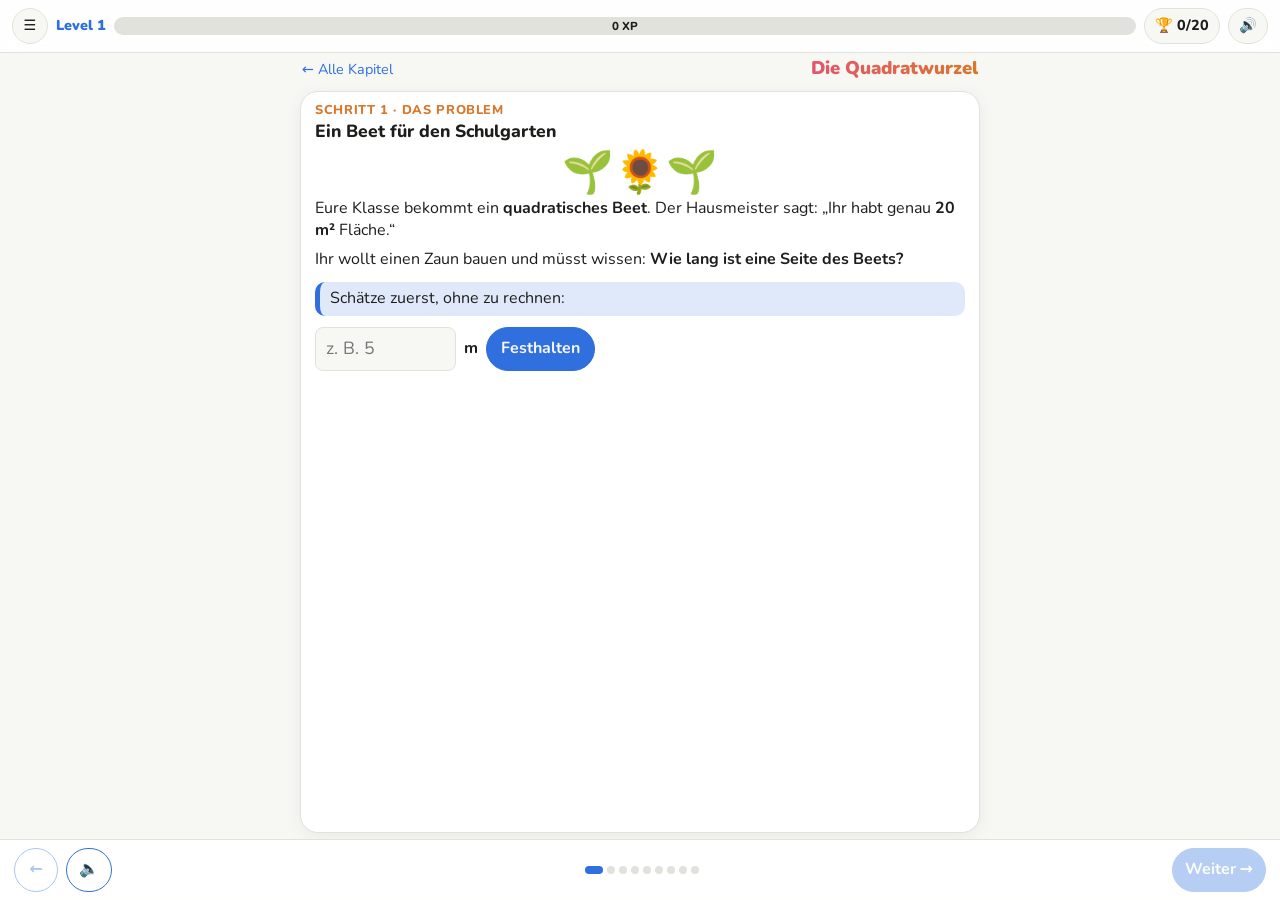
<file: wurzel.html>
<!doctype html>
<html lang="de">
<head>
  <meta charset="utf-8">
  <meta name="viewport" content="width=device-width, initial-scale=1">
  <title>Lektion Quadratwurzel – Geo</title>
  <link rel="preconnect" href="https://fonts.googleapis.com">
  <link rel="stylesheet" href="https://fonts.googleapis.com/css2?family=Nunito:wght@400;700;800;900&display=swap">
  <link rel="stylesheet" href="style.css">
  <script src="juice.js"></script>
  <script src="app.js"></script>
  <link rel="stylesheet" href="lesson.css">
</head>
<body data-lesson="wurzel">
<main>
  <div class="lhead"><a class="back" href="./">← Alle Kapitel</a><h1>Die Quadratwurzel</h1></div>

  <!-- 1 Einstieg -->
  <section class="card step" data-title="Einstieg">
    <div class="kicker">Schritt 1 · Das Problem</div>
    <h2>Ein Beet für den Schulgarten</h2>
    <div class="garden">🌱🌻🌱</div>
    <p>Eure Klasse bekommt ein <b>quadratisches Beet</b>. Der Hausmeister sagt: „Ihr habt genau <b>20 m²</b> Fläche.“</p>
    <p>Ihr wollt einen Zaun bauen und müsst wissen: <b>Wie lang ist eine Seite des Beets?</b></p>
    <div class="task" id="t-guess">Schätze zuerst, ohne zu rechnen:</div>
    <div class="row"><input class="answer" id="guess" inputmode="decimal" placeholder="z. B. 5"> <b>m</b> <button class="btn primary" id="guess-ok">Festhalten</button></div>
    <p class="muted" id="guess-fb"></p>
  </section>

  <!-- 2 Vom Bekannten ausgehen -->
  <section class="card step" data-title="Rückwärts denken">
    <div class="kicker">Schritt 2 · Vom Bekannten ausgehen</div>
    <h2>Erst andersherum</h2>
    <p>Andersherum ist es leicht: <b>Seite · Seite = Fläche</b>. Jedes Kästchen ist 1 m².</p>
    <label class="slider">Seite = <b id="s2-v"></b> m<input type="range" id="s2" min="0" max="6" step="1" value="2"></label>
    <svg class="board" id="sq2" viewBox="0 0 300 300" aria-label="Quadrat aus Kästchen"></svg>
    <div class="live" id="s2-out"></div>
    <div class="task" id="t2a">Auftrag 1: Stell ein Beet mit <b>16 m²</b> ein.</div>
    <div class="task todo" id="t2b">Auftrag 2: Stell ein Beet mit <b>25 m²</b> ein.</div>
    <div class="task todo" id="t2c">Auftrag 3: Versuche <b>20 m²</b> einzustellen. Klappt das?</div>
    <p id="s2-fb"></p>
  </section>

  <!-- 3 Eingrenzen -->
  <section class="card step" data-title="Eingrenzen">
    <div class="kicker">Schritt 3 · Eingrenzen</div>
    <h2>Zwischen 4 und 5 – aber wo?</h2>
    <p id="s3-intro">16 m² ist zu klein, 25 m² ist zu groß. Also liegt die Seite <b>zwischen 4 m und 5 m</b>. Jetzt kannst du in feineren Schritten suchen.</p>
    <label class="slider">Seite = <b id="s3-v"></b> m<input type="range" id="s3" min="4" max="5" step="0.1" value="4"></label>
    <svg class="board" id="sq3" viewBox="0 0 300 300" aria-label="Quadrat nahe 20 Quadratmeter"></svg>
    <div class="live" id="s3-out"></div>
    <div class="task" id="t3a">Auftrag: Komm so nah wie möglich an <b>20 m²</b> heran (eine Stelle nach dem Komma).</div>
    <div class="task todo hidden" id="t3b">Noch genauer: Jetzt mit zwei Stellen nach dem Komma.</div>
    <label class="slider hidden" id="s3f-wrap">Feinregler: Seite = <b id="s3f-v"></b> m<input type="range" id="s3f" min="4.4" max="4.5" step="0.01" value="4.4"></label>
    <div id="s3-done" class="hidden">
      <div class="good">Du hast die Seite gefunden: etwa <b>4,47 m</b>. Probe: 4,47 · 4,47 = 19,98 ≈ 20. <span id="guess-compare"></span></div>
      <p>Ganz genau geht es übrigens nie: Die Zahl hat unendlich viele Nachkommastellen, 4,4721359… Deshalb gibt es dafür ein eigenes Zeichen.</p>
    </div>
  </section>

  <!-- 4 Merksatz -->
  <section class="card step" data-title="Merksatz">
    <div class="kicker">Schritt 4 · Das hast du entdeckt</div>
    <h2>Die Quadratwurzel</h2>
    <p>Gesucht war die Zahl, die <b>mit sich selbst malgenommen 20 ergibt</b>. Sie heißt <b>Quadratwurzel aus 20</b>, kurz <b>√20</b>.</p>
    <div class="chain">
      <span class="box">4,47</span><span class="arr">quadrieren<br>→ · sich selbst</span><span class="box">20</span><span class="arr">Wurzel ziehen<br>← √</span><span class="box">4,47</span>
    </div>
    <div class="reveal" data-target="r4a">Was macht das Wurzelziehen also mit dem Quadrieren? Erst überlegen, dann tippen.</div>
    <div class="good hidden" id="r4a">Es macht das Quadrieren <b>rückgängig</b>, so wie Teilen das Malnehmen.</div>
    <div class="reveal" data-target="r4b">Auch (−4,47) · (−4,47) ergibt 20. Warum nimmt man trotzdem 4,47?</div>
    <div class="good hidden" id="r4b">Seitenlängen sind nie negativ. Festgelegt: <b>√ ist nie negativ.</b></div>
    <div class="merk">
      <h3>📌 Merksatz</h3>
      <b>√a</b> ist die nicht negative Zahl, die mit sich selbst malgenommen <b>a</b> ergibt. <b>a</b> heißt <b>Radikand</b>.<br>
      √16 = 4, weil 4 · 4 = 16. √20 ≈ 4,47.<br>
      <b>Probe:</b> Ergebnis · Ergebnis = Radikand.
    </div>
  </section>

  <!-- 5 Quadratzahlen -->
  <section class="card step" data-title="Quadratzahlen">
    <div class="kicker">Schritt 5 · Werkzeug schärfen</div>
    <h2>Quadratzahlen sind dein Kompass</h2>
    <p>Wer die Quadratzahlen kennt, kann jede Wurzel sofort eingrenzen. Löse 5 Aufgaben richtig.</p>
    <div class="big" id="q5"></div>
    <div class="row"><input class="answer" id="a5" inputmode="numeric" autocomplete="off" placeholder="Antwort"><button class="btn primary" id="c5">Prüfen</button></div>
    <p id="f5"></p>
    <p class="muted">Geschafft: <b id="n5">0</b> von 5</p>
  </section>

  <!-- 6 Typische Fehler -->
  <section class="card step" data-title="Stolperfallen">
    <div class="kicker">Schritt 6 · Stolperfallen</div>
    <h2>Stimmt das?</h2>
    <div class="big">√(9 + 16) = √9 + √16</div>
    <div class="yn"><button class="btn" data-yn="yes">Ja, stimmt</button><button class="btn" data-yn="no">Nein</button></div>
    <div id="f6a" class="hidden grow">
      <p id="f6a-text"></p>
      <p>An Quadraten: 9 m² + 16 m² = 25 m². Dieses Quadrat hat die Seite <b>5</b>, nicht 3 + 4 = 7.</p>
      <svg class="board" id="sq6" viewBox="0 0 320 230" aria-label="Quadrate 9, 16 und 25"></svg>
      <div class="merk"><b>Achtung:</b> √(a + b) ist nicht √a + √b. Bei Summen erst rechnen, dann die Wurzel ziehen.</div>
    </div>
  </section>

  <!-- 7 Negative Zahl -->
  <section class="card step" data-title="Negative Zahl">
    <div class="kicker">Schritt 7 · Noch eine Falle</div>
    <h2>Wurzel aus einer negativen Zahl?</h2>
    <div class="big">√(−4) = ?</div>
    <div class="task" id="t6b">Welche Zahl ergibt mit sich selbst malgenommen −4?</div>
    <div class="yn"><button class="btn" data-neg="2">2</button><button class="btn" data-neg="-2">−2</button><button class="btn" data-neg="none">gibt es nicht</button></div>
    <p id="f6b" style="margin-top:6px"></p>
  </section>

  <!-- 7 Check -->
  <section class="card step" data-title="Check">
    <div class="kicker">Schritt 8 · Kannst du es?</div>
    <h2>Abschluss-Check</h2>
    <div id="check-box"></div>
  </section>

  <!-- 8 Ende -->
  <section class="card step" data-title="Geschafft">
    <div class="kicker">Geschafft</div>
    <h2>Das Beet ist geplant 🌻</h2>
    <p>Jede Seite ist <b>√20 ≈ 4,47 m</b> lang. Für den Zaun braucht ihr also 4 · 4,47 ≈ <b>17,9 m</b>.</p>
    <div class="merk">
      <h3>Das nimmst du mit</h3>
      • √a ist die nicht negative Zahl, die mit sich selbst a ergibt.<br>
      • Wurzelziehen macht Quadrieren rückgängig.<br>
      • Eingrenzen mit Quadratzahlen: 16 &lt; 20 &lt; 25, also 4 &lt; √20 &lt; 5.<br>
      • Probe machen: Ergebnis · Ergebnis = Radikand?<br>
      • √(a + b) ≠ √a + √b, und √ einer negativen Zahl gibt es nicht.
    </div>
    <p>Weiter üben und ausprobieren: <a href="potenzen.html#wurzel">Werkzeugkasten Potenzen und Wurzeln</a> (Wurzelspirale, Heron-Verfahren, Blitzrunde).</p>
  </section>
</main>

<nav class="lessonnav">
  <button class="btn" id="prev" aria-label="Zurück">←</button>
  <button class="btn" id="speak" aria-label="Schritt vorlesen">🔈</button>
  <div class="dots" id="dots" aria-hidden="true"></div>
  <button class="btn primary" id="next">Weiter →</button>
</nav>

<script src="lesson.js"></script>
<script>
/* ---------- Quadrat mit Kästchen ---------- */
function drawSquare(svg, side, maxSide = 6) {
  svg.innerHTML = "";
  const U = 270 / maxSide, ox = 15, oy = 285;
  for (let i = 0; i <= maxSide; i++) {
    el("line", { x1: ox + i * U, y1: oy, x2: ox + i * U, y2: oy - maxSide * U, class: "gridl" }, svg);
    el("line", { x1: ox, y1: oy - i * U, x2: ox + maxSide * U, y2: oy - i * U, class: "gridl" }, svg);
  }
  const full = Math.floor(side);
  for (let r = 0; r < Math.ceil(side); r++) for (let c = 0; c < Math.ceil(side); c++) {
    const w = Math.min(1, side - c), h = Math.min(1, side - r);
    el("rect", { x: ox + c * U, y: oy - (r + h) * U, width: w * U, height: h * U, class: "cell" }, svg);
  }
  el("rect", { x: ox, y: oy - side * U, width: side * U, height: side * U, class: "sqo" }, svg);
  if (side > 0) el("text", { x: ox + side * U / 2, y: oy - side * U - 6, class: "dim", "text-anchor": "middle" }, svg).textContent = de(side) + " m";
}

/* ---------- Schritt 1 ---------- */
let guess = null;
$("guess-ok").onclick = () => {
  const g = parseDe($("guess").value);
  if (!(g > 0)) { Juice.shake($("guess")); $("guess-fb").textContent = "Gib eine Zahl ein. Raten ist erlaubt!"; return; }
  guess = g;
  $("t-guess").classList.add("done");
  $("guess-fb").innerHTML = `Deine Schätzung: <b>${de(g)} m</b>. Wir prüfen sie am Ende. Weiter geht's!`;
  unlock(0);
};

/* ---------- Schritt 2 ---------- */
const tasks2 = [["t2a", 16], ["t2b", 25], ["t2c", 20]];
let t2 = 0;
function step2() {
  const s = +$("s2").value, A = s * s;
  $("s2-v").textContent = s;
  drawSquare($("sq2"), s);
  $("s2-out").textContent = `${s} m · ${s} m = ${A} m²`;
  $("s2-out").className = "live";
  if (t2 < 2 && A === tasks2[t2][1]) {
    $(tasks2[t2][0]).classList.add("done", "fold");
    t2++;
    $(tasks2[t2][0]).classList.remove("todo");
    $("s2-out").classList.add("hit");
    Juice.sfx.good(); Juice.floatText($("s2-out"), "✓");
  }
  if (t2 === 2) {
    if (A === 16 || A === 25) {
      $("s2-fb").innerHTML = `<div class="hint">Klappt nicht! Von <b>16 m²</b> springt es direkt auf <b>25 m²</b>. Die Seite muss eine Kommazahl zwischen 4 und 5 sein.</div>`;
      $("t2c").classList.add("done");
      unlock(1);
    }
  }
}
$("s2").addEventListener("input", step2);
step2();

/* ---------- Schritt 3 ---------- */
let phase3 = 0;
function live3(s) {
  const A = s * s, o = $("s3-out"), diff = A - 20;
  drawSquare($("sq3"), s);
  o.innerHTML = `${de(s)} · ${de(s)} = ${de(A, 4)} m² ` + (Math.abs(diff) < (phase3 ? 0.05 : 0.3) ? "🎯" : diff < 0 ? "→ zu klein" : "→ zu groß");
  o.className = "live " + (Math.abs(diff) < (phase3 ? 0.05 : 0.3) ? "hit" : diff < 0 ? "lo" : "hi");
  return Math.abs(diff);
}
function step3() {
  const s = +$("s3").value;
  $("s3-v").textContent = de(s);
  const d = live3(s);
  if (phase3 === 0 && d < 0.3) {
    phase3 = 1;
    $("t3a").classList.add("done");
    $("t3a").innerHTML += ` 4,4 · 4,4 = 19,36 ist zu klein, 4,5 · 4,5 = 20,25 ist zu groß. Die Seite liegt also zwischen 4,4 und 4,5.`;
    $("t3b").classList.remove("hidden", "todo");
    $("s3f-wrap").classList.remove("hidden");
    $("s3").closest("label").classList.add("hidden");
    $("s3-intro").classList.add("hidden");
    Juice.sfx.good();
  }
}
function step3f() {
  const s = +$("s3f").value;
  $("s3f-v").textContent = de(s);
  const d = live3(s);
  if (phase3 === 1 && d < 0.05) {
    phase3 = 2;
    $("t3b").classList.add("done", "fold");
    $("t3a").classList.add("fold");
    $("s3-done").classList.remove("hidden");
    if (guess) {
      const err = Math.abs(guess - Math.sqrt(20));
      $("guess-compare").textContent = `Deine Schätzung war ${de(guess)} m, ` + (err < 0.3 ? "richtig gut!" : err < 1 ? "nicht schlecht." : "da lagst du ein Stück daneben. Jetzt weißt du, wie man es genau findet.");
    }
    Juice.confettiAt($("s3-out"), 50, 0.7);
    unlock(2);
  }
}
$("s3").addEventListener("input", step3);
$("s3f").addEventListener("input", step3f);
step3();

/* ---------- Schritt 5: Quadratzahlen ---------- */
let n5 = 0, q5 = 0;
const pool5 = [4, 5, 6, 7, 8, 9, 11, 12, 13, 15, 20];
function new5() {
  let k; do { k = pool5[Math.floor(Math.random() * pool5.length)]; } while (k === q5);
  q5 = k;
  $("q5").textContent = `√${k * k} = ?`;
  $("a5").value = ""; Juice.bump($("q5"));
}
function check5() {
  const v = parseDe($("a5").value);
  if (isNaN(v)) { Juice.shake($("a5")); return; }
  if (v === q5) {
    n5++; $("n5").textContent = n5;
    $("f5").innerHTML = `<span class="ok">Richtig!</span> ${q5} · ${q5} = ${q5 * q5}`;
    Juice.sfx.good();
    if (n5 >= 5) { $("f5").innerHTML += " Stark, du kennst die Quadratzahlen!"; unlock(4); Juice.confettiAt($("q5"), 40, .6); return; }
    setTimeout(new5, 700);
  } else {
    Juice.sfx.bad(); Juice.shake($("q5"));
    const hint = v === (q5 * q5) / 2
      ? "Die Wurzel ist nicht die Hälfte! Gesucht ist eine Zahl, die <b>mit sich selbst</b> malgenommen die Zahl ergibt."
      : `Mach die Probe: ${de(v)} · ${de(v)} = ${de(v * v)}. Das ist ${v * v < q5 * q5 ? "zu klein" : "zu groß"}.`;
    $("f5").innerHTML = `<div class="hint">${hint}</div>`;
  }
}
$("c5").onclick = check5;
$("a5").addEventListener("keydown", (e) => e.key === "Enter" && check5());
inits[4] = new5;

/* ---------- Schritt 6: Stolperfallen ---------- */
document.querySelectorAll("[data-yn]").forEach((b) => b.onclick = () => {
  const yes = b.dataset.yn === "yes";
  $("f6a").classList.remove("hidden");
  $("f6a-text").innerHTML = yes
    ? `<div class="hint">Das denken viele! Rechne nach: √(9 + 16) = √25 = <b>5</b>. Aber √9 + √16 = 3 + 4 = <b>7</b>.</div>`
    : `<div class="good">Richtig erkannt! √(9 + 16) = √25 = <b>5</b>, aber √9 + √16 = 3 + 4 = <b>7</b>.</div>`;
  yes ? Juice.sfx.bad() : Juice.sfx.good();
  document.querySelectorAll("[data-yn]").forEach((x) => x.disabled = true);
  drawSix();
  unlock(5);
});
function drawSix() {
  const s = $("sq6"); s.innerHTML = "";
  const U = 28, base = 210;
  const sq = (x, n, cls, label) => {
    el("rect", { x, y: base - n * U, width: n * U, height: n * U, class: cls }, s);
    for (let i = 1; i < n; i++) {
      el("line", { x1: x + i * U, y1: base, x2: x + i * U, y2: base - n * U, class: "gridl" }, s);
      el("line", { x1: x, y1: base - i * U, x2: x + n * U, y2: base - i * U, class: "gridl" }, s);
    }
    el("text", { x: x + n * U / 2, y: base + 16, class: "axis", "text-anchor": "middle" }, s).textContent = label;
  };
  sq(5, 3, "cell", "9 m² → Seite 3");
  sq(100, 4, "cell", "16 m² → Seite 4");
  el("text", { x: 228, y: 120, class: "dim", "text-anchor": "middle" }, s).textContent = "≠";
  // 25 als Summe angedeutet
  const s5 = el("g", {}, s);
  el("rect", { x: 245, y: base - 5 * 14, width: 5 * 14, height: 5 * 14, class: "cell" }, s5);
  el("text", { x: 280, y: base + 16, class: "axis", "text-anchor": "middle" }, s).textContent = "25 m² → Seite 5";
}
document.querySelectorAll("[data-neg]").forEach((b) => b.onclick = () => {
  const v = b.dataset.neg;
  if (v === "none") {
    $("f6b").innerHTML = `<div class="good">Genau! 2 · 2 = 4 und (−2) · (−2) = 4. Keine Zahl ergibt mit sich selbst malgenommen −4. <b>√ einer negativen Zahl ist nicht definiert.</b></div>`;
    $("t6b").classList.add("done");
    unlock(6);
  } else {
    $("f6b").innerHTML = `<div class="hint">Mach die Probe: ${v === "2" ? "2 · 2" : "(−2) · (−2)"} = 4, nicht −4. Versuch es noch einmal.</div>`;
    Juice.sfx.bad();
  }
});

/* ---------- Schritt 7: Check ---------- */
const checks = [
  { q: "Zwischen welchen zwei ganzen Zahlen liegt √50?", two: true, ok: (a, b) => a === 7 && b === 8,
    hint: (a, b) => `Welche Quadratzahlen liegen um 50? ${a ? a + "² = " + a * a : ""}${b ? ", " + b + "² = " + b * b : ""}. Gesucht: die Quadratzahl direkt darunter und direkt darüber.` },
  { q: "√0,25 = ?", ok: (v) => Math.abs(v - 0.5) < 1e-9,
    hint: (v) => `Probe: ${de(v, 4)} · ${de(v, 4)} = ${de(v * v, 6)}. ${v === 0.05 ? "Vorsicht beim Komma! Gesucht ist eine Zahl, die mal sich selbst 0,25 ergibt." : "Tipp: 0,25 = 25/100, also √25 / √100."}` },
  { q: "Ein quadratisches Zimmer hat 30 m². Wie lang ist eine Seite? (auf eine Stelle nach dem Komma)", ok: (v) => Math.abs(v - 5.5) < 0.051,
    hint: (v) => v === 7.5 ? "30 : 4 ist der Umfang-Gedanke. Gesucht ist eine Zahl, die mit sich selbst 30 ergibt." : `Probe: ${de(v)} · ${de(v)} = ${de(v * v)}. 5² = 25 und 6² = 36, die Seite liegt also zwischen 5 und 6.` },
  { q: "√(36 + 64) = ?", ok: (v) => v === 10,
    hint: (v) => v === 14 ? "Stolperfalle! Erst 36 + 64 rechnen, dann die Wurzel ziehen." : "Erst die Summe unter der Wurzel ausrechnen." },
];
let ci = 0, tries = 0;
function renderCheck() {
  const c = checks[ci], box = $("check-box");
  box.innerHTML = `<p class="muted">Aufgabe ${ci + 1} von ${checks.length}</p><div class="big" style="font-size:1.1rem">${c.q}</div>
    <div class="row">${c.two ? `<input class="answer" id="ca" inputmode="numeric" style="width:4em"> &lt; √50 &lt; <input class="answer" id="cb" inputmode="numeric" style="width:4em">`
      : `<input class="answer" id="ca" inputmode="decimal" autocomplete="off">`}<button class="btn primary" id="cc">Prüfen</button></div><div id="cf"></div>`;
  $("cc").onclick = doCheck;
  box.querySelectorAll("input").forEach((i) => i.addEventListener("keydown", (e) => e.key === "Enter" && doCheck()));
}
function doCheck() {
  const c = checks[ci], a = parseDe($("ca").value), b = c.two ? parseDe($("cb").value) : undefined;
  if (isNaN(a) || (c.two && isNaN(b))) { Juice.shake($("check-box")); return; }
  if (c.ok(a, b)) {
    Juice.sfx.good(); Juice.addXP(10, $("cc"));
    $("cf").innerHTML = `<div class="good">Richtig!</div>`;
    ci++; tries = 0;
    if (ci < checks.length) setTimeout(renderCheck, 900);
    else { $("cf").innerHTML = `<div class="good"><b>Alle Aufgaben gelöst!</b> Du kannst Quadratwurzeln.</div>`; Juice.confetti(); unlock(7); }
  } else {
    tries++;
    Juice.sfx.bad(); Juice.shake($("check-box"));
    $("cf").innerHTML = `<div class="hint">${c.hint(a, b)}</div>` + (tries >= 3 ? `<button class="btn" id="skip">Lösung zeigen</button>` : "");
    if (tries >= 3) $("skip").onclick = () => {
      const sol = ["7 und 8", "0,5", "5,5", "10"][ci];
      $("cf").innerHTML = `<div class="hint">Lösung: <b>${sol}</b>. Schau dir die Aufgabe noch einmal in Ruhe an.</div>`;
      ci++; tries = 0;
      if (ci < checks.length) setTimeout(renderCheck, 2200); else { unlock(7); }
    };
  }
}
inits[7] = renderCheck;
inits[8] = () => { ready[8] = true; $("next").disabled = false; Juice.achieve("lektion_wurzel"); };

lessonStart();
</script>
</body>
</html>
</file>
<file: style.css>
:root {
  --bg: #f7f7f4;
  --fg: #1d1d1b;
  --muted: #6b6b66;
  --accent: #2f6fde;
  --accent2: #d9772b;
  --ok: #2e8b57;
  --bad: #c0392b;
  --fill: rgba(47, 111, 222, 0.15);
  --fill2: rgba(217, 119, 43, 0.18);
  --card: #ffffff;
  --grid: #e2e2dc;
}
@media (prefers-color-scheme: dark) {
  :root:not([data-theme="light"]) {
    --bg: #161615;
    --fg: #ececea;
    --muted: #9a9a94;
    --accent: #6b9bff;
    --accent2: #f0a060;
    --ok: #5cc98a;
    --bad: #ff7b6b;
    --fill: rgba(107, 155, 255, 0.18);
    --fill2: rgba(240, 160, 96, 0.2);
    --card: #1f1f1d;
    --grid: #2a2a28;
  }
}
:root[data-theme="dark"] {
    --bg: #161615;
    --fg: #ececea;
    --muted: #9a9a94;
    --accent: #6b9bff;
    --accent2: #f0a060;
    --ok: #5cc98a;
    --bad: #ff7b6b;
    --fill: rgba(107, 155, 255, 0.18);
    --fill2: rgba(240, 160, 96, 0.2);
    --card: #1f1f1d;
    --grid: #2a2a28;
  }
:root[data-theme="dark"] { color-scheme: dark; }
:root[data-theme="light"] { color-scheme: light; }
* { box-sizing: border-box; }
body {
  margin: 0;
  padding: 16px;
  background: var(--bg);
  color: var(--fg);
  font-family: system-ui, -apple-system, "Segoe UI", sans-serif;
  line-height: 1.5;
}
main { max-width: 680px; margin: 0 auto; }
h1 { font-size: 1.6rem; margin: 0.5rem 0 0.25rem; }
h2 { font-size: 1.2rem; margin: 0 0 0.25rem; }
p { margin: 0 0 0.75rem; }
.muted, .lead { color: var(--muted); }
a { color: var(--accent); }
.back { display: inline-block; margin-bottom: 0.5rem; text-decoration: none; font-size: 0.95rem; }

section.card, a.chapter {
  display: block;
  background: var(--card);
  border: 1px solid var(--grid);
  border-radius: 14px;
  padding: 14px 16px;
  margin: 14px 0;
}
a.chapter { text-decoration: none; color: var(--fg); }
a.chapter:active { transform: scale(0.99); }
a.chapter h2 { color: var(--accent); }
a.chapter .tag { font-size: 0.8rem; color: var(--muted); }

svg.board {
  width: 100%;
  height: auto;
  touch-action: none;
  border-radius: 12px;
  outline: 1px solid var(--grid);
  display: block;
}
.stats { display: grid; grid-template-columns: repeat(3, 1fr); gap: 8px; margin-top: 12px; }
.stat { background: var(--fill); border-radius: 10px; padding: 8px 10px; min-width: 0; }
.stat b { display: block; font-size: 1.1rem; color: var(--fg); overflow-wrap: anywhere; }
.stat span { font-size: 0.8rem; color: var(--muted); }

label.slider { display: block; margin: 10px 0; font-size: 0.95rem; }
label.slider input { width: 100%; height: 32px; accent-color: var(--accent); }
.big {
  font-size: 1.35rem;
  font-weight: 600;
  text-align: center;
  padding: 10px;
  background: var(--fill);
  border-radius: 10px;
  margin: 8px 0;
  overflow-wrap: anywhere;
}
.rule {
  background: var(--fill2);
  border-radius: 10px;
  padding: 8px 12px;
  margin: 8px 0;
}
.chips { display: flex; flex-wrap: wrap; gap: 6px; margin: 8px 0; }
.chips button, button.btn {
  font: inherit;
  border: 1px solid var(--accent);
  color: var(--accent);
  background: transparent;
  border-radius: 999px;
  padding: 6px 12px;
  cursor: pointer;
}
.chips button.on, button.btn.primary { background: var(--accent); color: var(--bg); }
input.answer {
  font: inherit;
  font-size: 1.1rem;
  width: 8em;
  padding: 6px 10px;
  border-radius: 8px;
  border: 1px solid var(--grid);
  background: var(--bg);
  color: var(--fg);
}
.ok { color: var(--ok); font-weight: 600; }
.bad { color: var(--bad); font-weight: 600; }
.f1 { color: var(--accent); font-weight: 700; }
.f2 { color: var(--accent2); font-weight: 700; }
sup { font-size: 0.7em; }
footer { margin-top: 1.5rem; font-size: 0.8rem; color: var(--muted); }

/* ---------- Juice: frischer Look ---------- */
body { font-family: "Nunito", system-ui, -apple-system, "Segoe UI", sans-serif; padding-top: 58px; }
h1 {
  font-size: 2rem; font-weight: 900;
  background: linear-gradient(90deg, var(--accent), #e84393 55%, var(--accent2));
  -webkit-background-clip: text; background-clip: text; color: transparent;
}
h2 { font-weight: 800; }
section.card, a.chapter { box-shadow: 0 4px 18px rgba(0, 0, 0, 0.06); border-radius: 18px; }
a.chapter { border-left: 6px solid var(--accent); }
a.chapter:nth-of-type(2) { border-left-color: var(--accent2); }
.big { border-radius: 14px; transition: background 0.3s; }
.chips button, button.btn { font-weight: 700; transition: transform 0.08s; }
.chips button:active, button.btn:active { transform: scale(0.93); }
button.btn:disabled { opacity: 0.4; }
label.slider input { height: 36px; }
input[type=range] { accent-color: var(--accent); }

/* Karten einblenden */
.j-hide { opacity: 0; transform: translateY(24px); }
.j-in { opacity: 1; transform: none; transition: opacity 0.5s, transform 0.5s cubic-bezier(.2,1.4,.4,1); }

/* Animationen */
@keyframes j-bump { 0% { transform: scale(1); } 35% { transform: scale(1.06); } 100% { transform: scale(1); } }
@keyframes j-shake { 0%,100% { transform: translateX(0); } 20% { transform: translateX(-9px); } 40% { transform: translateX(8px); } 60% { transform: translateX(-6px); } 80% { transform: translateX(4px); } }
@keyframes j-glow { 0% { box-shadow: 0 0 0 0 rgba(46,139,87,.7); } 100% { box-shadow: 0 0 0 18px rgba(46,139,87,0); } }
@keyframes j-float { 0% { opacity: 0; transform: translate(-50%, 0) scale(.6); } 20% { opacity: 1; transform: translate(-50%, -20px) scale(1.15); } 100% { opacity: 0; transform: translate(-50%, -80px) scale(1); } }
@keyframes j-flame { 0%,100% { transform: scale(1) rotate(-4deg); } 50% { transform: scale(1.15) rotate(4deg); } }
.j-bump { animation: j-bump 0.25s ease-out; }
.j-shake { animation: j-shake 0.4s; }
.j-glow { animation: j-glow 0.7s; }
.j-float { position: fixed; z-index: 60; pointer-events: none; font-weight: 900; font-size: 1.3rem; color: var(--accent2); animation: j-float 1.2s ease-out forwards; text-shadow: 0 2px 6px rgba(0,0,0,.15); }
.j-float.xp { color: var(--ok); }
.confetti { position: fixed; inset: 0; pointer-events: none; z-index: 70; }

/* XP-Leiste */
.j-bar {
  position: fixed; top: 0; left: 0; right: 0; z-index: 50;
  display: flex; align-items: center; gap: 8px; padding: 8px 12px;
  background: color-mix(in srgb, var(--card) 88%, transparent);
  backdrop-filter: blur(8px); -webkit-backdrop-filter: blur(8px);
  border-bottom: 1px solid var(--grid);
}
.j-lvl { font-weight: 900; font-size: 0.9rem; white-space: nowrap; color: var(--accent); }
.j-xpwrap { flex: 1; position: relative; height: 18px; background: var(--grid); border-radius: 999px; overflow: hidden; }
.j-xpfill { position: absolute; inset: 0 auto 0 0; background: linear-gradient(90deg, var(--accent), #e84393); border-radius: 999px; transition: width 0.5s cubic-bezier(.2,1.4,.4,1); }
.j-xptext { position: relative; display: block; text-align: center; font-size: 0.72rem; font-weight: 800; line-height: 18px; color: var(--fg); }
.j-btn { font: inherit; font-weight: 800; font-size: 0.9rem; border: 1px solid var(--grid); background: var(--bg); color: var(--fg); border-radius: 999px; padding: 4px 10px; cursor: pointer; white-space: nowrap; }

/* Pop-ups */
.j-toasts { position: fixed; left: 50%; bottom: 16px; transform: translateX(-50%); z-index: 65; display: flex; flex-direction: column; gap: 8px; width: min(92vw, 420px); pointer-events: none; }
.j-toast {
  display: flex; gap: 10px; align-items: center; padding: 10px 14px; border-radius: 16px;
  background: var(--card); color: var(--fg); border: 2px solid var(--accent2);
  box-shadow: 0 8px 30px rgba(0,0,0,.2); animation: j-in-up 0.45s cubic-bezier(.2,1.5,.4,1);
  transition: opacity .4s, transform .4s;
}
.j-toast.out { opacity: 0; transform: translateY(20px); }
@keyframes j-in-up { from { opacity: 0; transform: translateY(40px) scale(.9); } to { opacity: 1; transform: none; } }
.j-ticon { font-size: 1.8rem; line-height: 1; }
.j-overlay { position: fixed; inset: 0; z-index: 80; background: rgba(0,0,0,.45); display: flex; align-items: flex-end; justify-content: center; }
.j-sheet { background: var(--card); width: min(100%, 520px); max-height: 85vh; overflow: auto; border-radius: 20px 20px 0 0; padding: 18px 16px; animation: j-in-up .35s; }
.j-ach { display: flex; gap: 10px; align-items: center; padding: 8px; border-radius: 12px; opacity: .45; }
.j-ach.got { opacity: 1; background: var(--fill2); }
.j-ach + .j-ach { margin-top: 6px; }

@media (prefers-reduced-motion: reduce) {
  .j-hide { opacity: 1; transform: none; }
  .j-bump, .j-shake, .j-glow { animation: none; }
}

/* ---------- App-Rahmen ---------- */
html.bigtext { font-size: 112.5%; }
/* Barrierefreiheit: gut sichtbarer Fokus, größere Tippflächen */
:focus-visible { outline: 3px solid var(--accent2); outline-offset: 2px; border-radius: 6px; }
button.btn, .chips button { min-height: 44px; padding: 8px 14px; }
.j-btn { min-height: 36px; min-width: 36px; }
input.answer { min-height: 44px; }
.back { padding: 6px 0; }
.readbtn { font: inherit; font-size: .95rem; border: 1px solid var(--grid); background: var(--bg); color: var(--fg); border-radius: 999px; min-width: 36px; min-height: 36px; margin-left: 8px; cursor: pointer; vertical-align: middle; }
.readbtn.on { background: var(--accent); color: var(--bg); border-color: var(--accent); }
.pbar { display: block; height: 8px; border-radius: 99px; background: var(--grid); overflow: hidden; margin-top: 4px; }
.pbar > i { display: block; height: 100%; background: linear-gradient(90deg, var(--accent), var(--ok)); border-radius: 99px; }
.chprog { margin-top: 8px; }
.chprog small { color: var(--muted); font-size: .8rem; }
a.chapter.resume { border-left-color: var(--ok); background: color-mix(in srgb, var(--ok) 10%, var(--card)); }
a.chapter.resume h2 { color: var(--ok); }
a.chapter.resume p { margin: 0; }
.app-menu .j-sheet { max-height: 92vh; }
.m-head { display: flex; align-items: center; justify-content: space-between; }
.m-head h2 { margin: 0; }
.m-head .btn { min-width: 44px; }
.m-body h3 { margin: 16px 0 6px; font-size: .8rem; text-transform: uppercase; letter-spacing: .05em; color: var(--muted); }
.m-body label { display: block; font-weight: 700; margin: 10px 0 4px; }
.m-body label small { display: block; font-weight: 400; color: var(--muted); }
.m-resume { display: block; margin-top: 12px; padding: 12px 14px; border-radius: 14px; background: var(--ok); color: #fff; text-decoration: none; font-weight: 800; }
.m-resume small { display: block; font-weight: 600; opacity: .9; }
.m-ch { display: flex; gap: 10px; align-items: center; padding: 10px; border-radius: 12px; text-decoration: none; color: var(--fg); min-height: 48px; }
.m-ch + .m-ch { margin-top: 2px; }
.m-ch.cur { background: var(--fill); }
.m-ch > span { font-size: 1.4rem; }
.m-ch b { flex: 1; }
.m-ch small { display: block; font-weight: 400; color: var(--muted); font-size: .8rem; }
.seg { display: flex; border: 1px solid var(--accent); border-radius: 12px; overflow: hidden; }
.seg button { flex: 1; font: inherit; font-weight: 700; min-height: 44px; border: 0; background: transparent; color: var(--accent); cursor: pointer; }
.seg button + button { border-left: 1px solid var(--accent); }
.seg button.on { background: var(--accent); color: var(--bg); }

/* Beamer-Modus: breiter und größer */
html.beamer { font-size: 125%; }
html.beamer.bigtext { font-size: 140%; }
html.beamer main { max-width: 1100px; }
html.beamer svg.board { max-height: 60vh; }
html.hide-q .task, html.hide-q .row, html.hide-q .yn, html.hide-q #f5, html.hide-q #check-box .row, html.hide-q #cf { display: none !important; }
</file>
<file: lesson.css>
/* Geo – gemeinsames Layout für geführte Lernpfade: ein Schritt = ein Bildschirm */
/* Ein Schritt = ein Bildschirm: Seite füllt genau die Höhe, nur der Schritt passt sich an */
html, body { height: 100%; }
body {
  height: 100vh; height: 100dvh; overflow: hidden;
  display: flex; flex-direction: column;
  padding: 50px 10px 0; line-height: 1.35;
}
main { flex: 1; min-height: 0; width: 100%; display: flex; flex-direction: column; }
.lhead { display: flex; align-items: baseline; gap: 10px; margin: 4px 2px 0; }
.lhead .back { margin: 0; font-size: .9rem; white-space: nowrap; }
.lhead h1 { font-size: 1.15rem; margin: 0; flex: 1; text-align: right; }
section.card.step { display: none; }
section.card.step.active {
  display: flex; flex-direction: column; flex: 1; min-height: 0;
  margin: 6px 0; padding: 10px 14px; overflow-y: auto; animation: j-in-up .35s;
}
.step > * { flex-shrink: 0; }
.step p { margin: 0 0 .45rem; }
.step h2 { font-size: 1.1rem; margin-bottom: .3rem; }
/* Grafiken nehmen den restlichen Platz und schrumpfen bei kleinen Handys */
.step svg.board { flex: 1 1 0; min-height: 90px; max-height: 300px; width: 100%; height: auto; margin: 4px 0; }
.step label.slider { margin: 2px 0; display: flex; align-items: center; gap: 4px; white-space: nowrap; }
.step label.slider b { min-width: 2.6em; display: inline-block; }
.step label.slider input { height: 30px; flex: 1; min-width: 0; margin-left: 6px; }
@media (max-height: 680px) { .lhead { display: none; } section.card.step.active { margin-top: 2px; } }
@media (max-height: 760px) { .step { font-size: .94rem; } .step h2 { font-size: 1.02rem; } .garden { font-size: 2rem; } }
.step .big { margin: 6px 0; padding: 8px; }
.j-toasts { bottom: 74px; }
.kicker { font-size: .8rem; font-weight: 800; letter-spacing: .05em; text-transform: uppercase; color: var(--accent2); }
.task { border-left: 5px solid var(--accent); background: var(--fill); border-radius: 10px; padding: 6px 10px; margin: 5px 0; }
.task.done { border-left-color: var(--ok); background: color-mix(in srgb, var(--ok) 14%, transparent); }
.task.done::before { content: "✓ "; color: var(--ok); font-weight: 900; }
.task.todo { opacity: .45; }
.merk { border: 2px solid var(--accent2); background: var(--fill2); border-radius: 14px; padding: 8px 12px; margin: 6px 0; }
.merk h3 { margin: 0 0 4px; font-size: 1rem; }
.reveal { cursor: pointer; border: 2px dashed var(--accent); border-radius: 12px; padding: 7px 10px; margin: 6px 0; color: var(--accent); font-weight: 700; text-align: center; }
.hidden { display: none !important; }
.hint { background: color-mix(in srgb, var(--bad) 12%, transparent); border-radius: 10px; padding: 8px 12px; margin: 6px 0; }
.good { background: color-mix(in srgb, var(--ok) 14%, transparent); border-radius: 10px; padding: 8px 12px; margin: 6px 0; }
.live { font-size: 1.1rem; font-weight: 800; text-align: center; padding: 5px; border-radius: 10px; margin: 4px 0; transition: background .2s; }
.live.lo { background: color-mix(in srgb, var(--accent) 18%, transparent); }
.live.hi { background: color-mix(in srgb, var(--accent2) 22%, transparent); }
.live.hit { background: color-mix(in srgb, var(--ok) 25%, transparent); }
.cell { fill: var(--fill); stroke: var(--accent); stroke-width: .6; }
.sqo { fill: none; stroke: var(--accent); stroke-width: 3; }
.gridl { stroke: var(--grid); stroke-width: 1; }
.axis { fill: var(--muted); font-size: 12px; }
.dim { fill: var(--fg); font-size: 15px; font-weight: 800; }
.yn { display: flex; gap: 8px; }
.yn button { flex: 1; }
.chain { display: flex; align-items: center; justify-content: center; gap: 6px; flex-wrap: wrap; font-weight: 800; font-size: 1.1rem; margin: 6px 0; }
.chain .box { background: var(--fill); border-radius: 10px; padding: 6px 12px; }
.chain { flex-wrap: nowrap; font-size: 1rem; gap: 4px; }
.chain .arr { font-size: .68rem; color: var(--muted); text-align: center; line-height: 1.1; }
.row { display: flex; gap: 8px; align-items: center; flex-wrap: wrap; margin: 6px 0; }
.lessonnav {
  flex-shrink: 0; margin: 0 -10px; z-index: 40; display: flex; align-items: center; gap: 8px;
  padding: 8px 14px calc(8px + env(safe-area-inset-bottom)); background: color-mix(in srgb, var(--card) 92%, transparent); backdrop-filter: blur(8px);
  border-top: 1px solid var(--grid);
}
.dots { flex: 1; display: flex; justify-content: center; gap: 4px; min-width: 0; overflow: hidden; }
.dots i { flex-shrink: 0; width: 8px; height: 8px; border-radius: 50%; background: var(--grid); transition: all .2s; }
.dots i.on { background: var(--accent); width: 18px; border-radius: 6px; }
.lessonnav .btn { min-width: 44px; padding: 8px 12px; flex-shrink: 0; }
#speak.on { background: var(--accent); color: var(--bg); }
#next { white-space: nowrap; }
@media (max-width: 380px) { .lessonnav { gap: 6px; padding-left: 10px; padding-right: 10px; } .lessonnav .btn { padding: 8px 10px; } .dots { gap: 3px; } .dots i { width: 6px; height: 6px; } .dots i.on { width: 14px; } }
html.beamer body { padding-left: 24px; padding-right: 24px; }
html.beamer .lessonnav { margin: 0 -24px; }
.dots i.seen { background: var(--accent); opacity: .5; }
#next[disabled] { opacity: .35; }
#next.pulse { animation: j-glow 1.2s infinite; }
.garden { font-size: 2.6rem; text-align: center; margin: 0; line-height: 1.2; }
.task.done.fold { display: none; }
.grow:not(.hidden) { display: flex; flex-direction: column; flex: 1; min-height: 0; }
.grow > * { flex-shrink: 0; }
</file>
